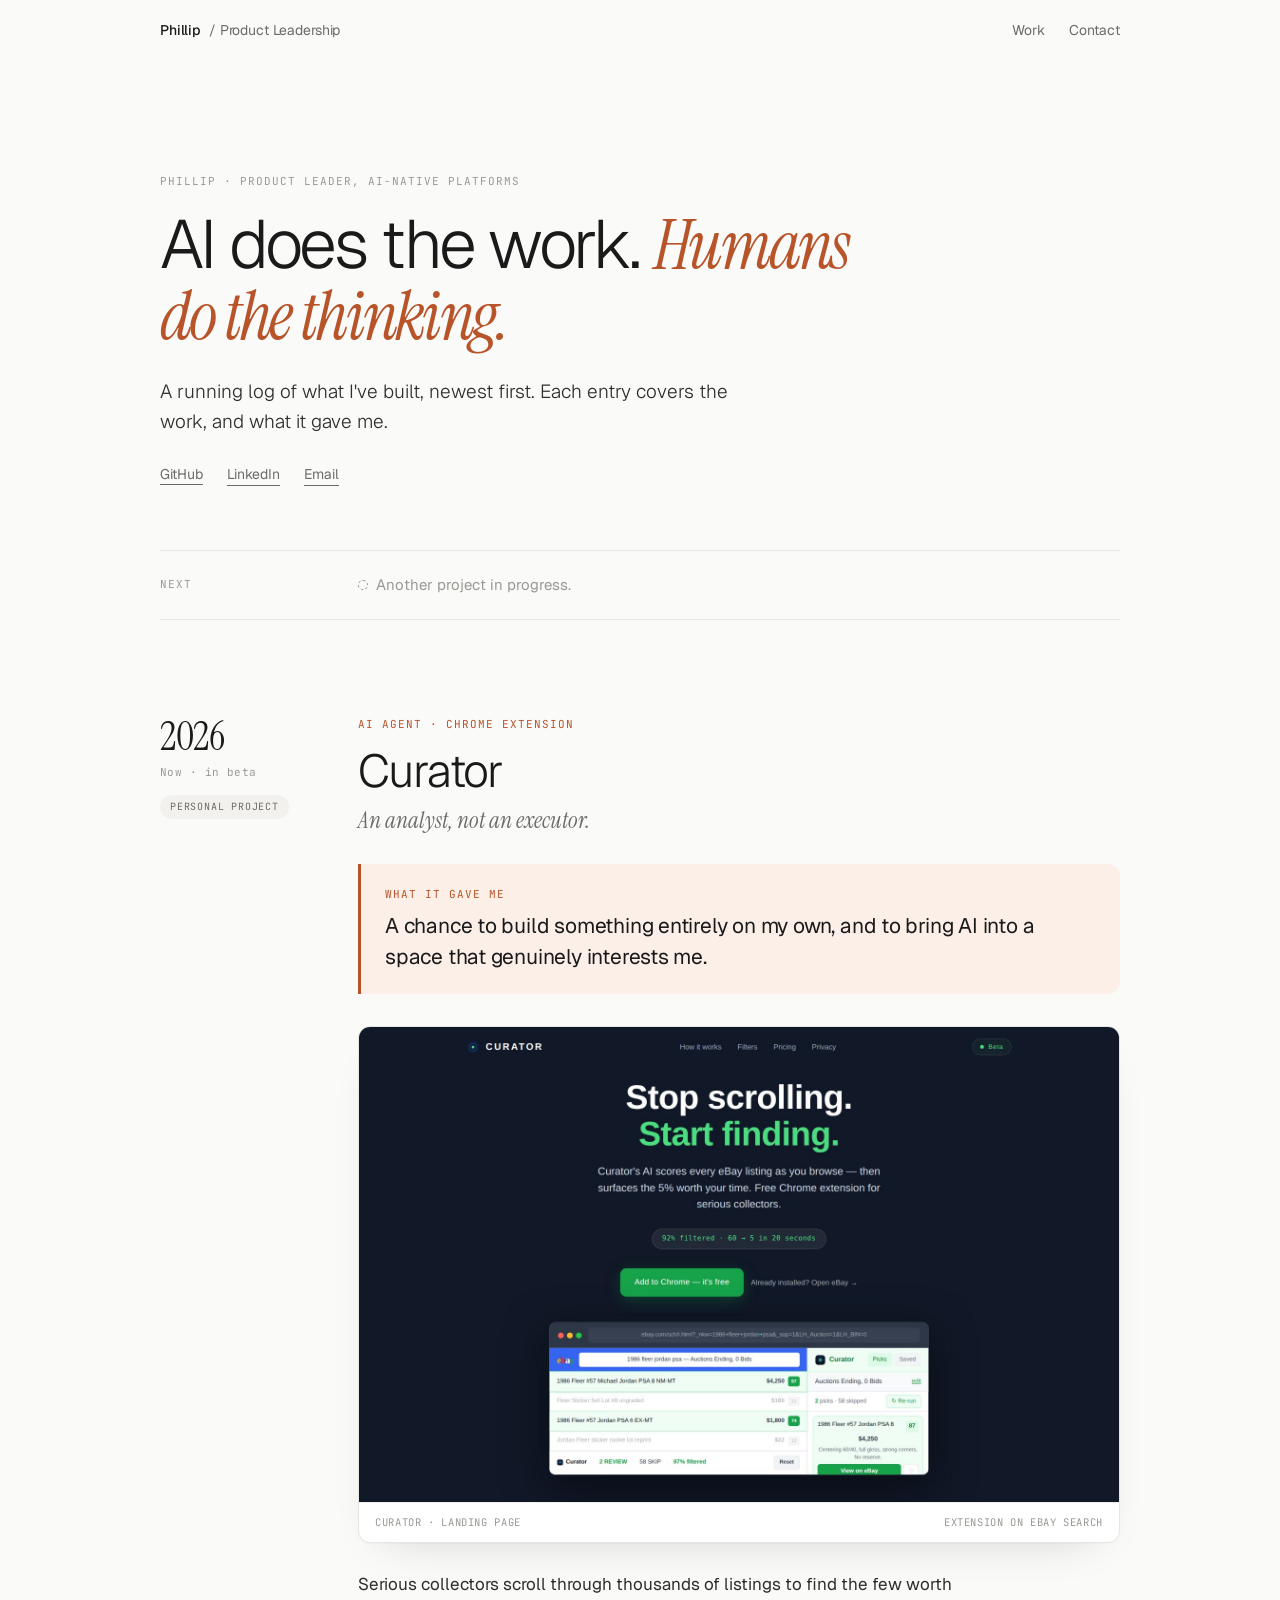
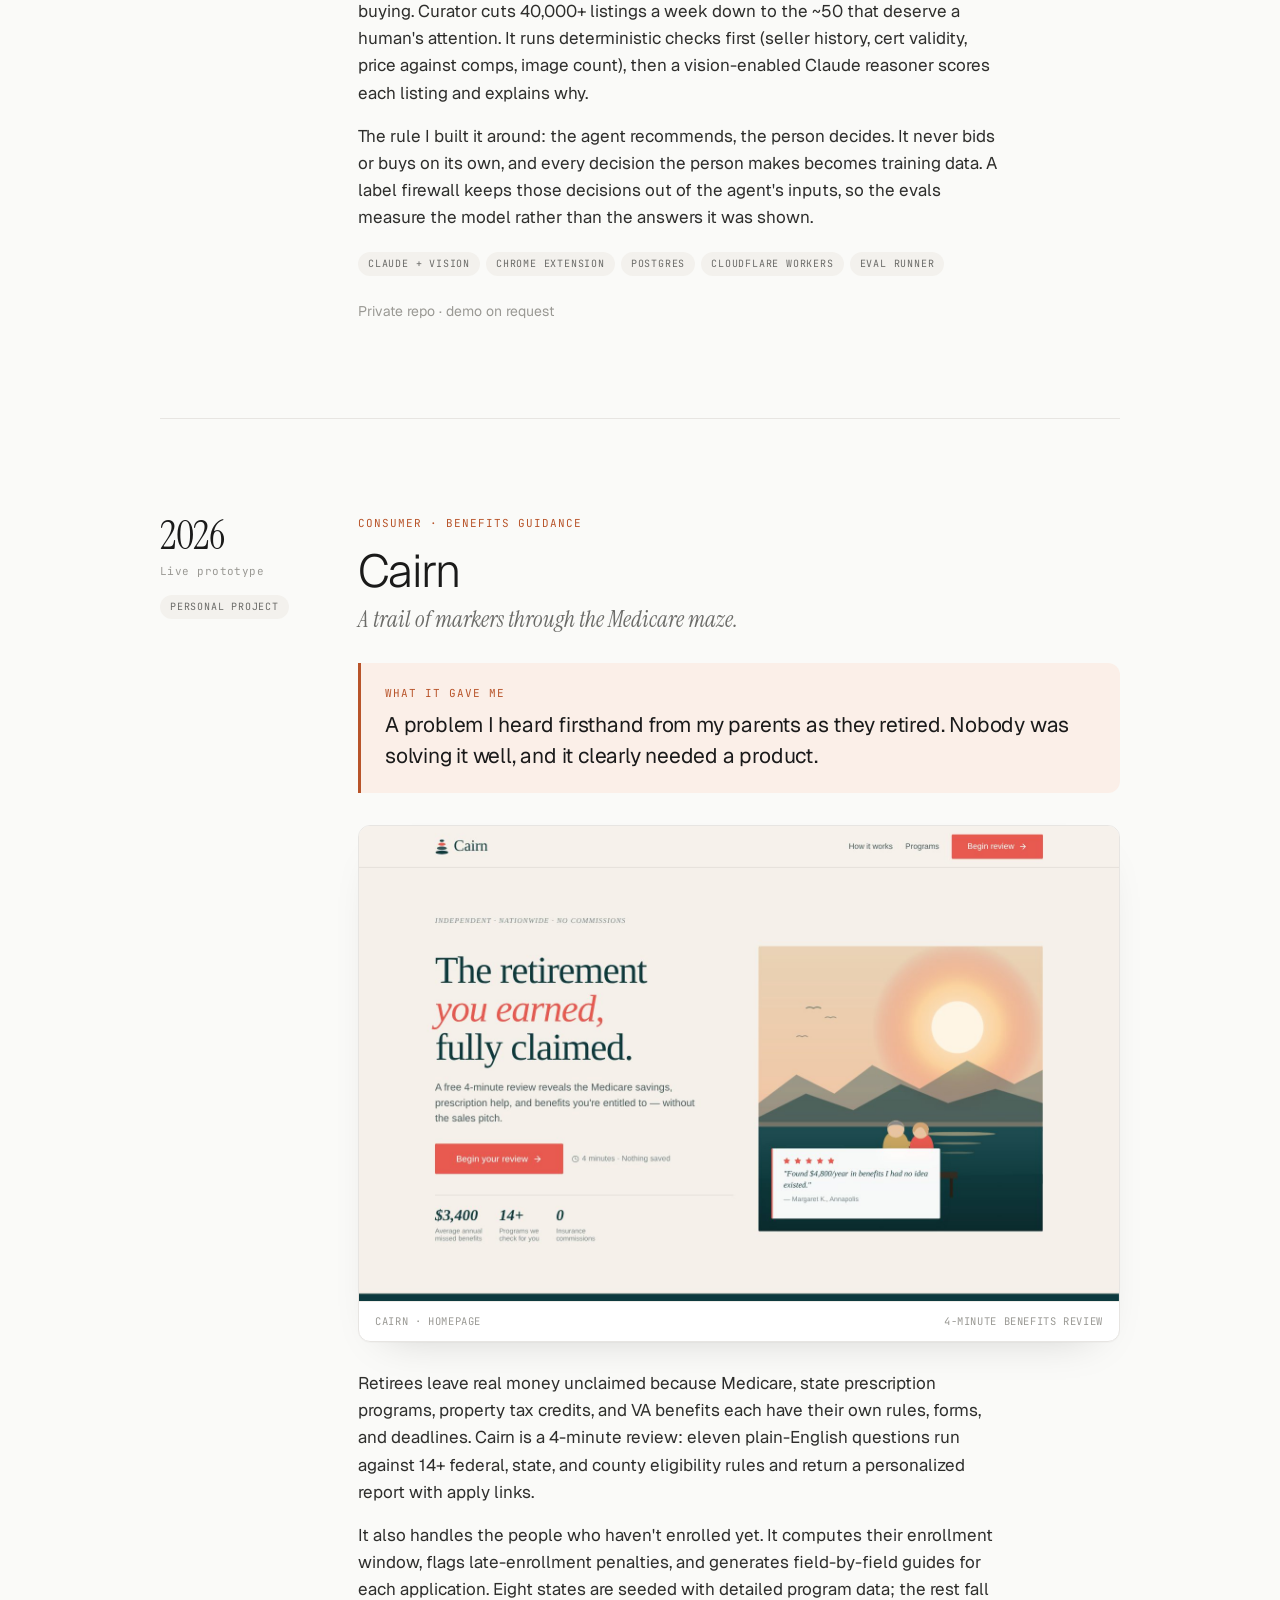
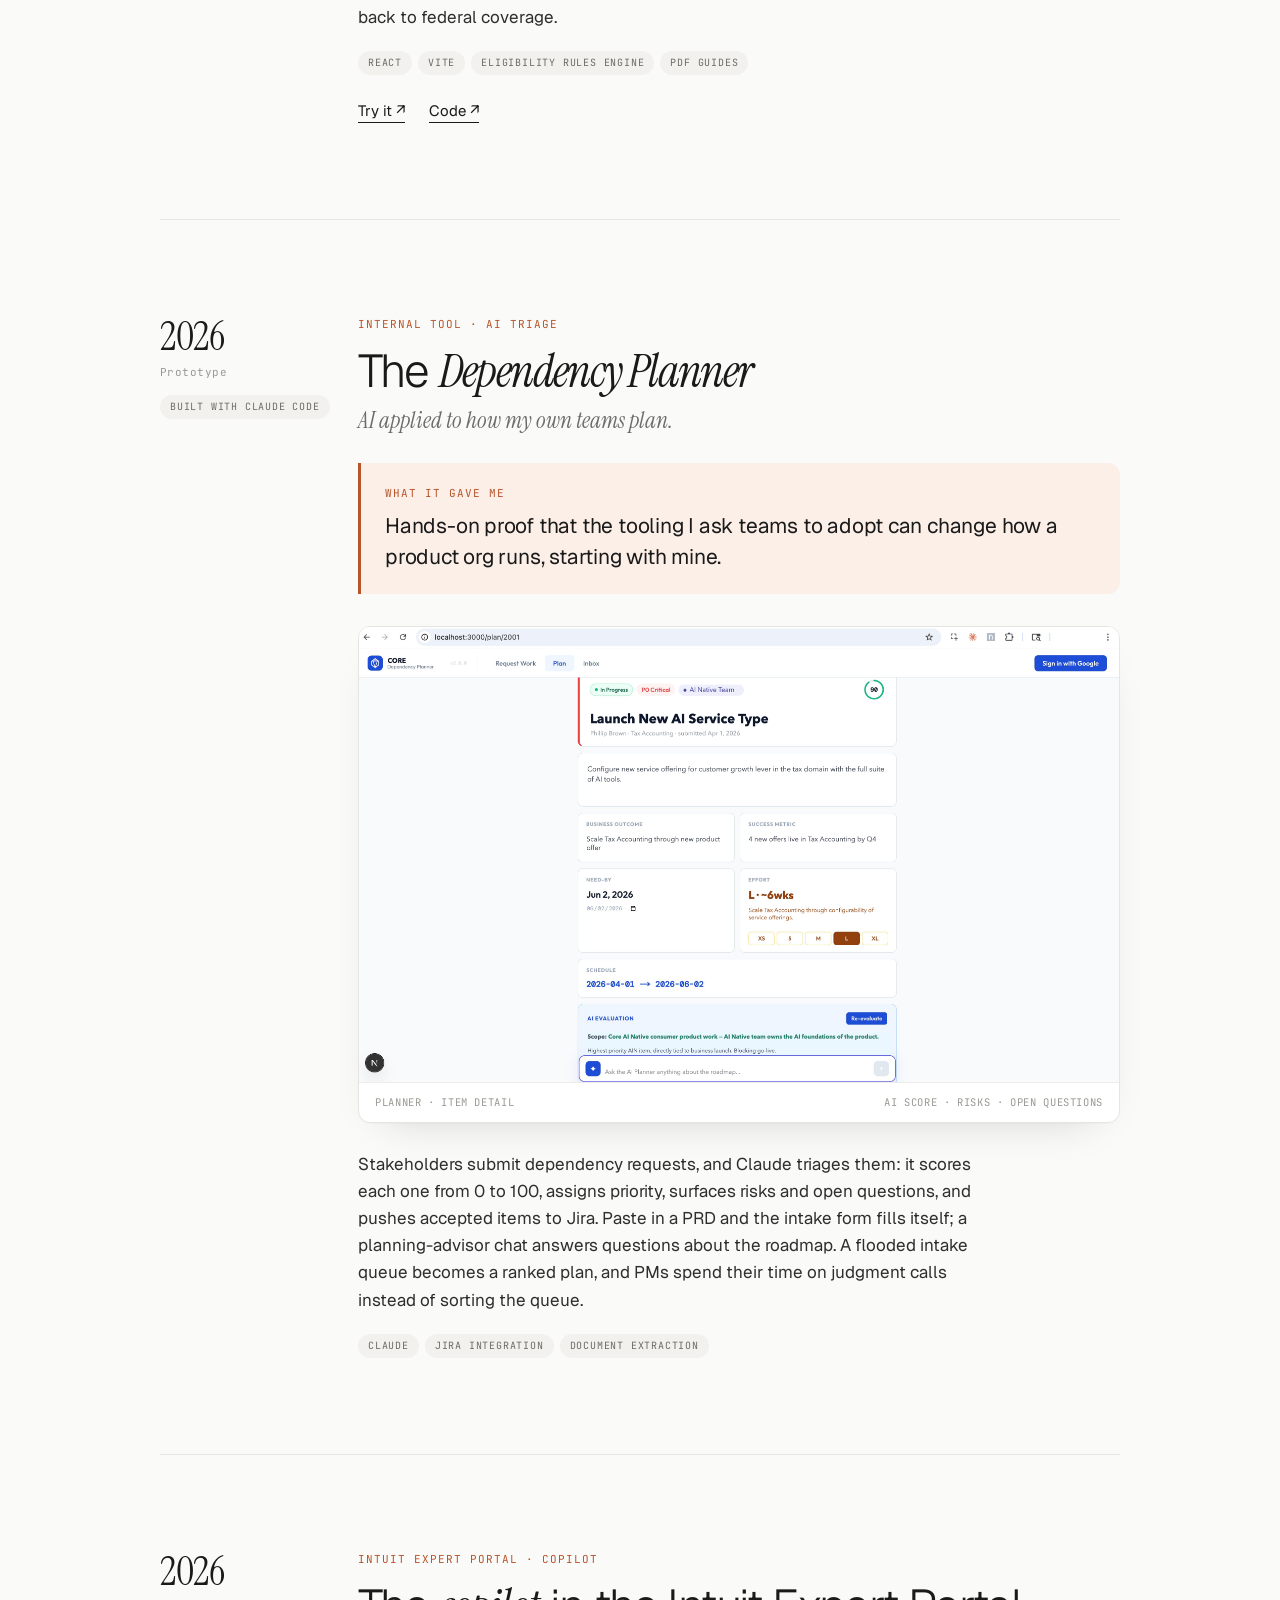
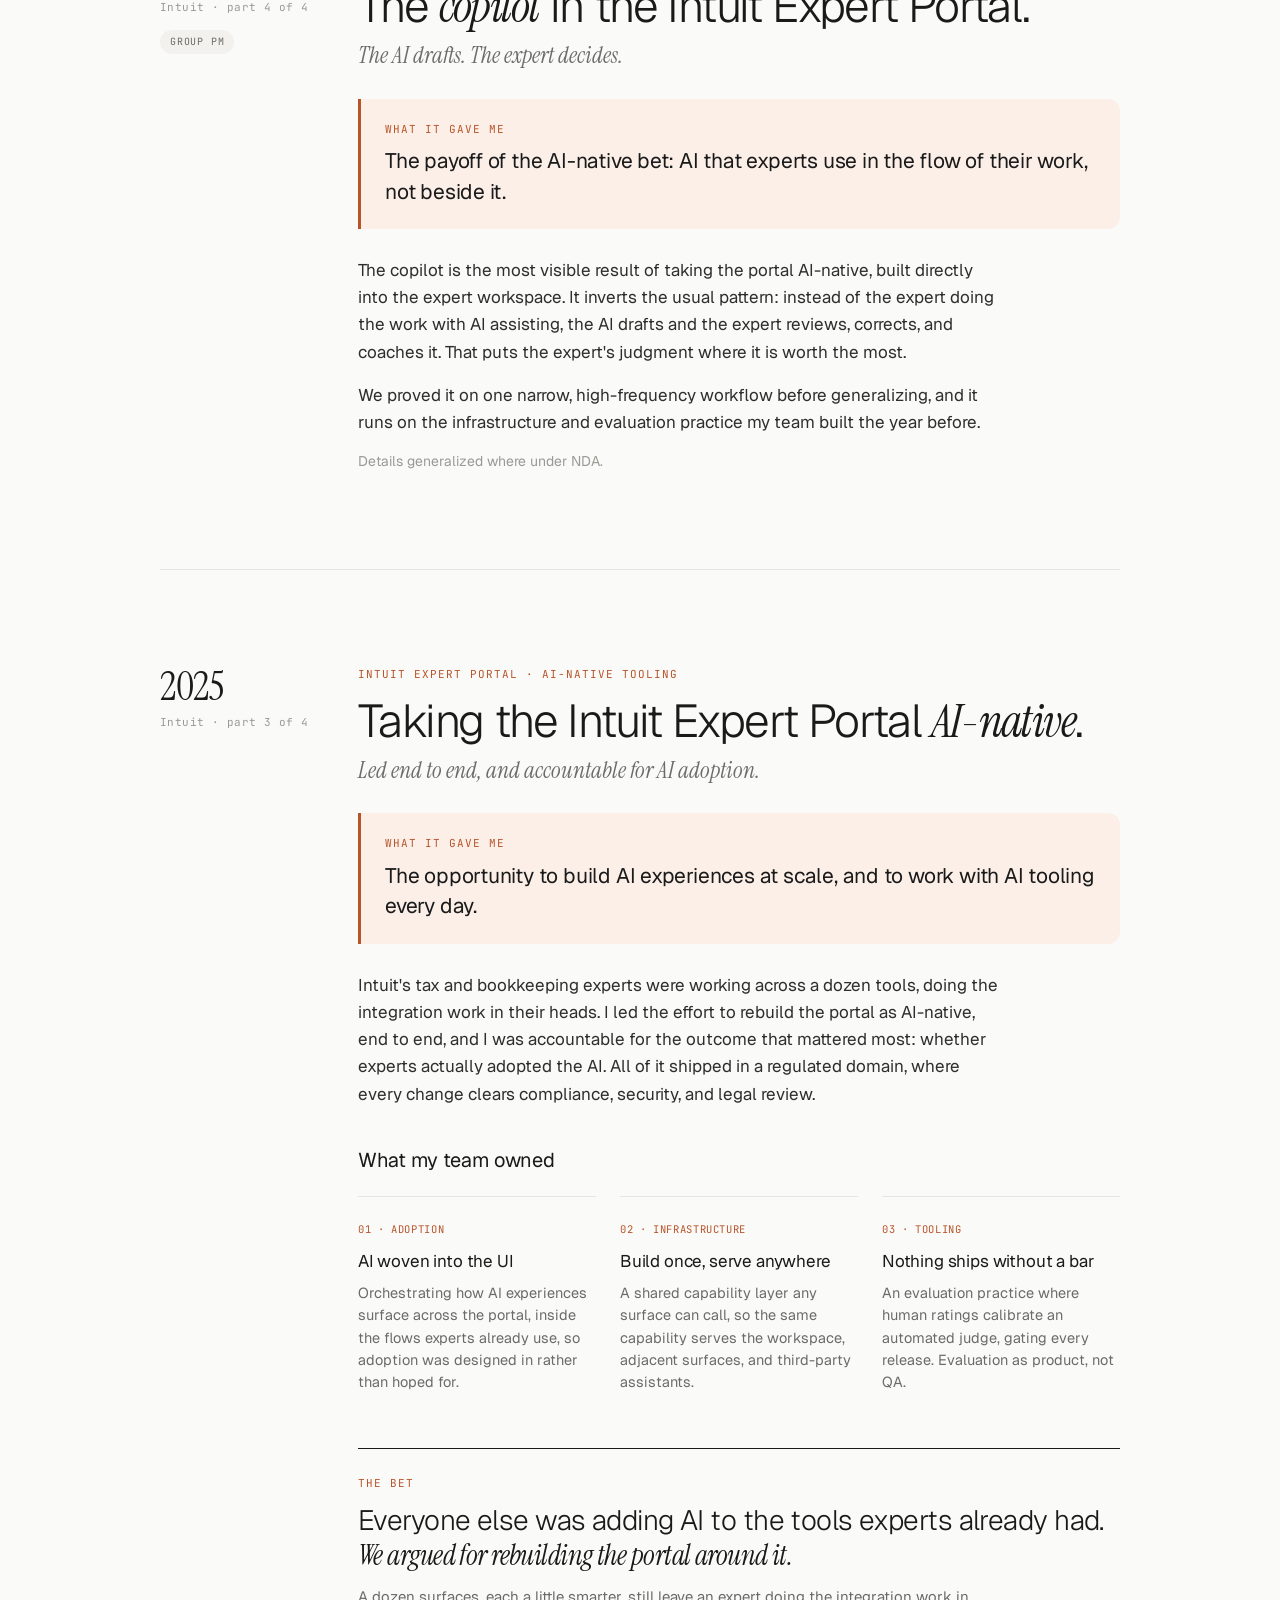
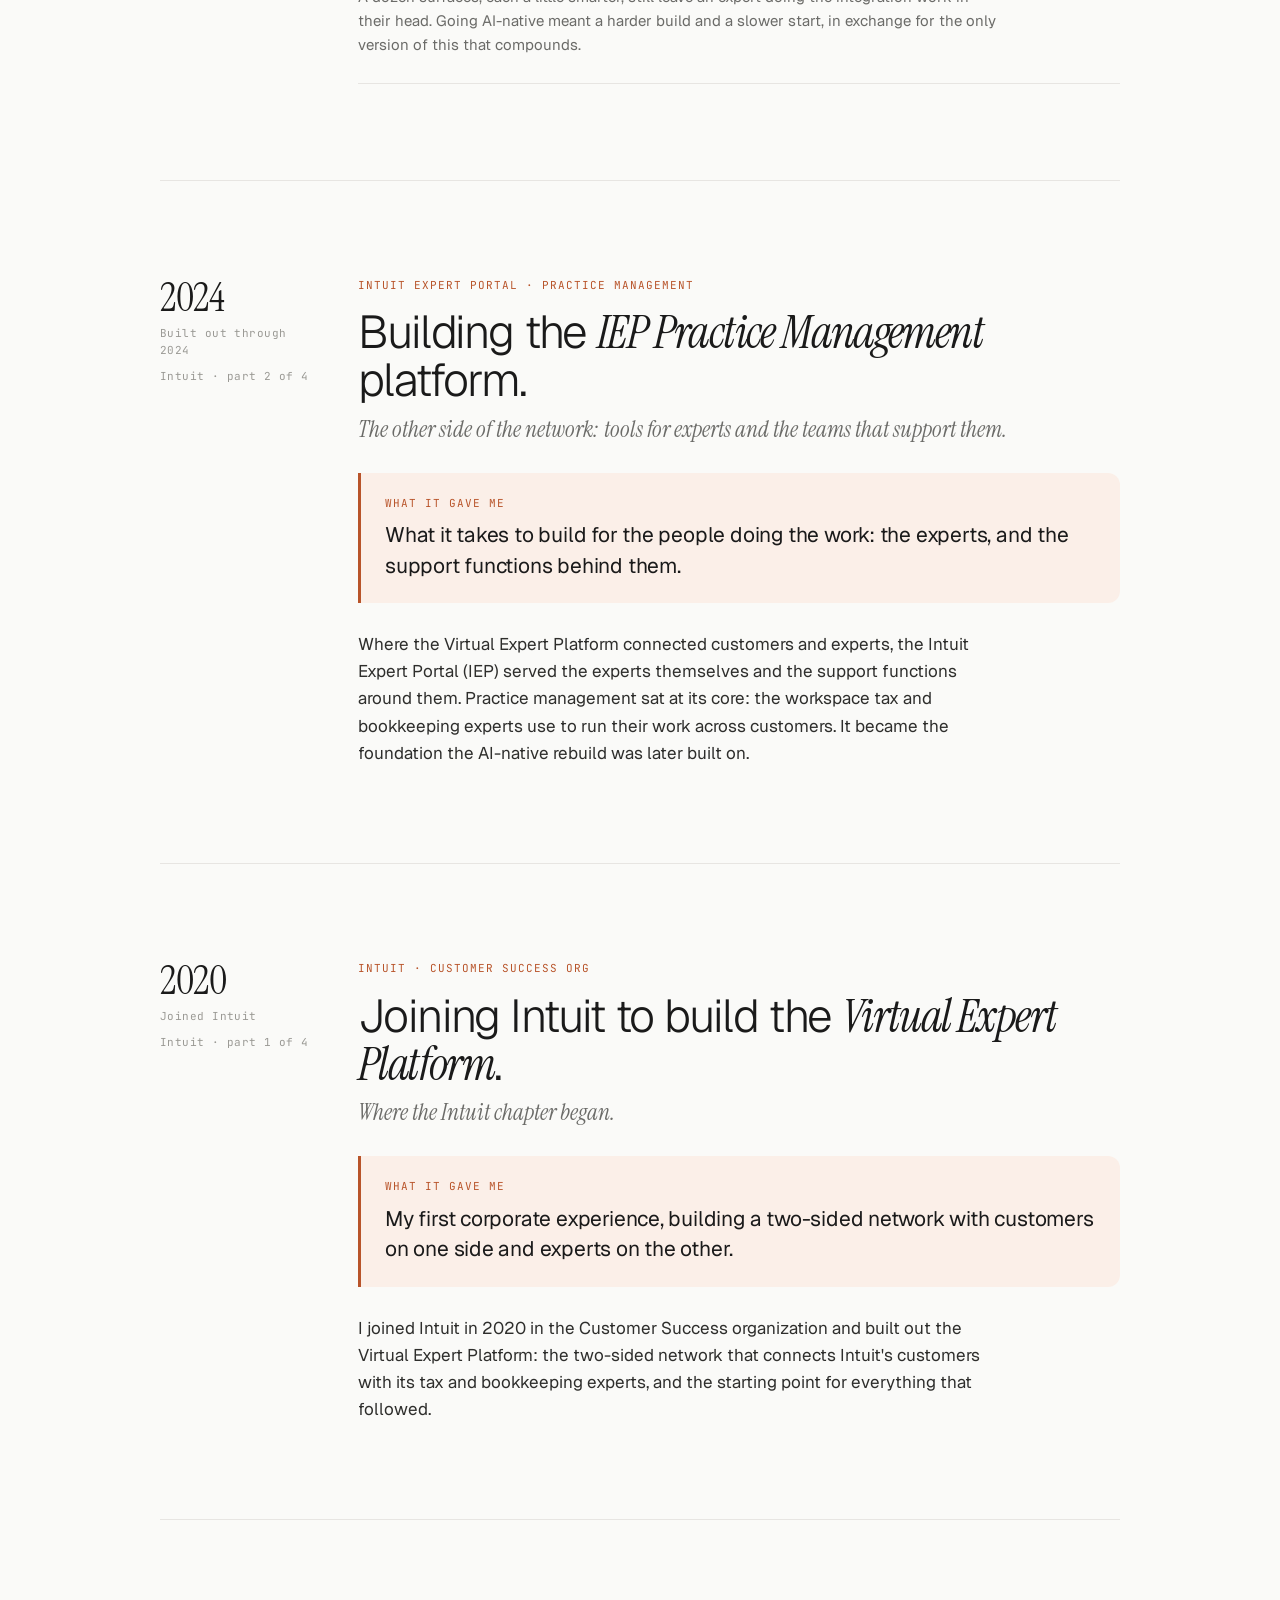
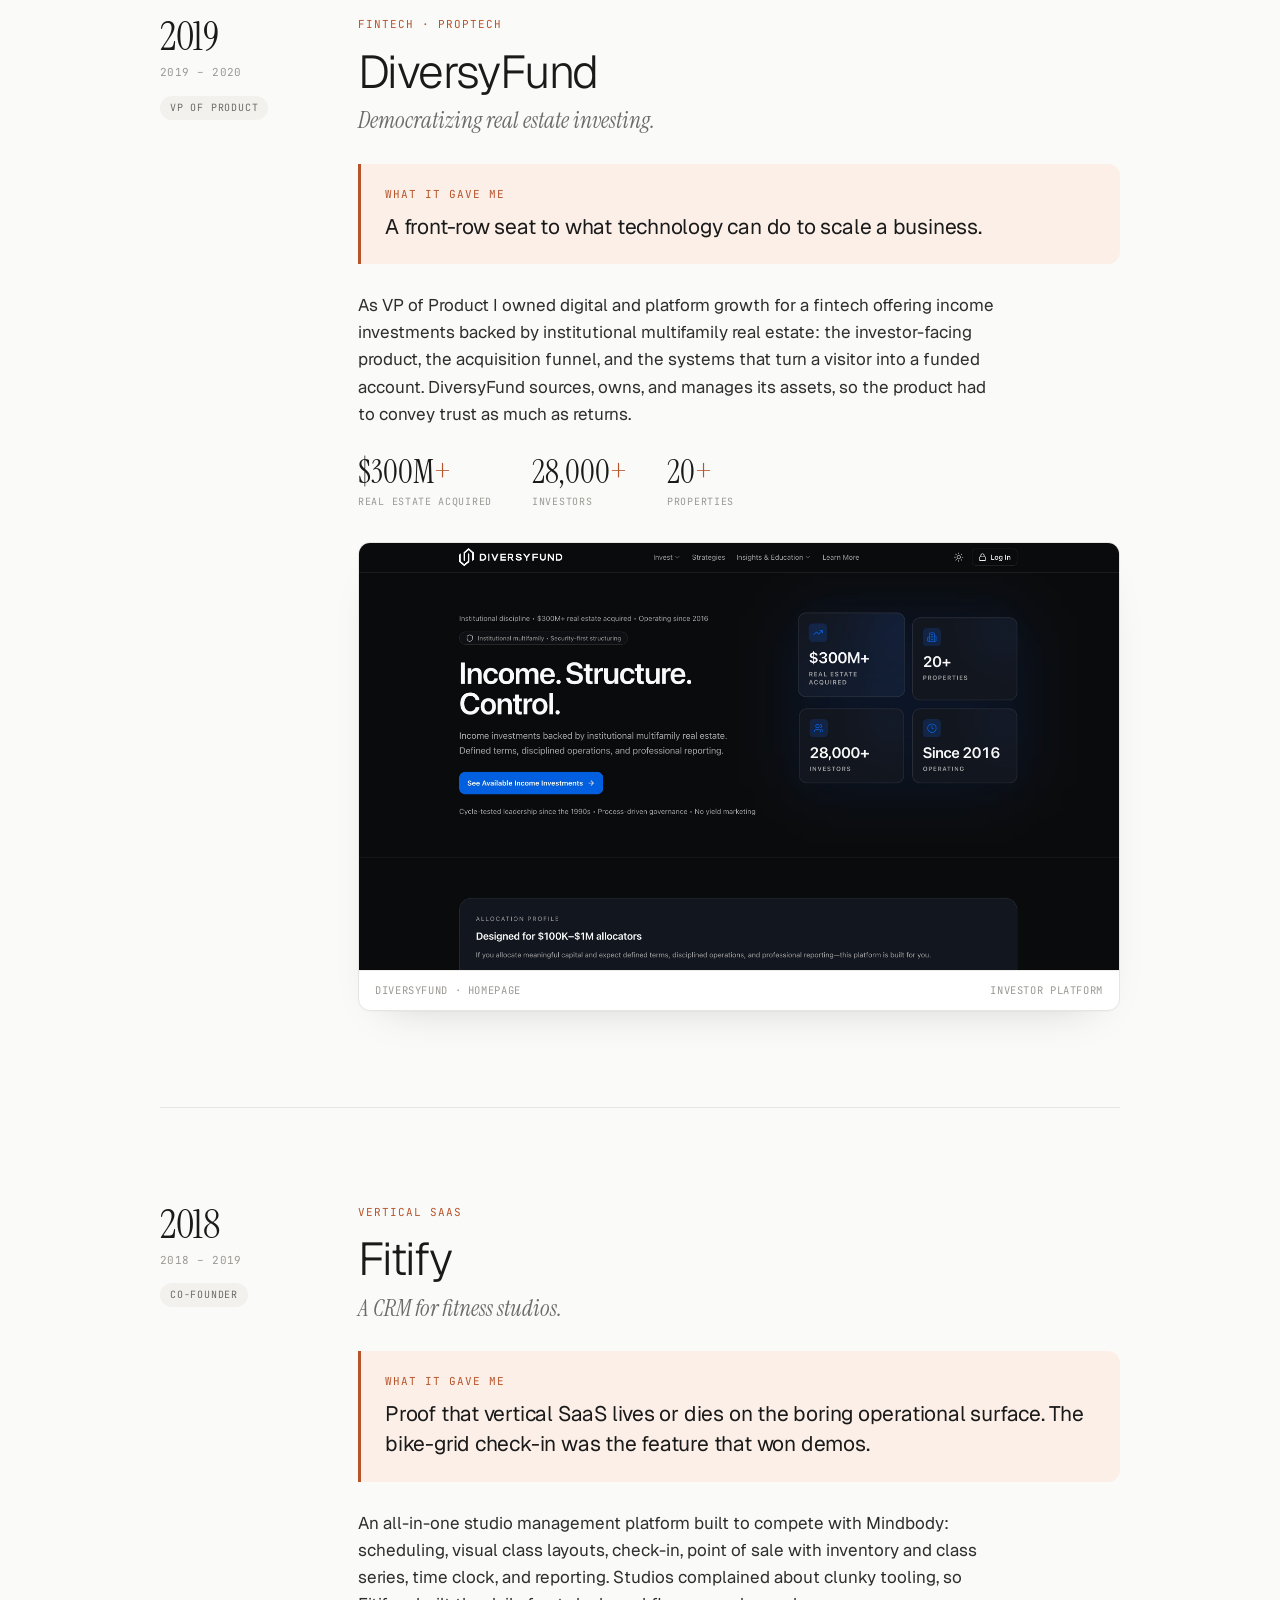
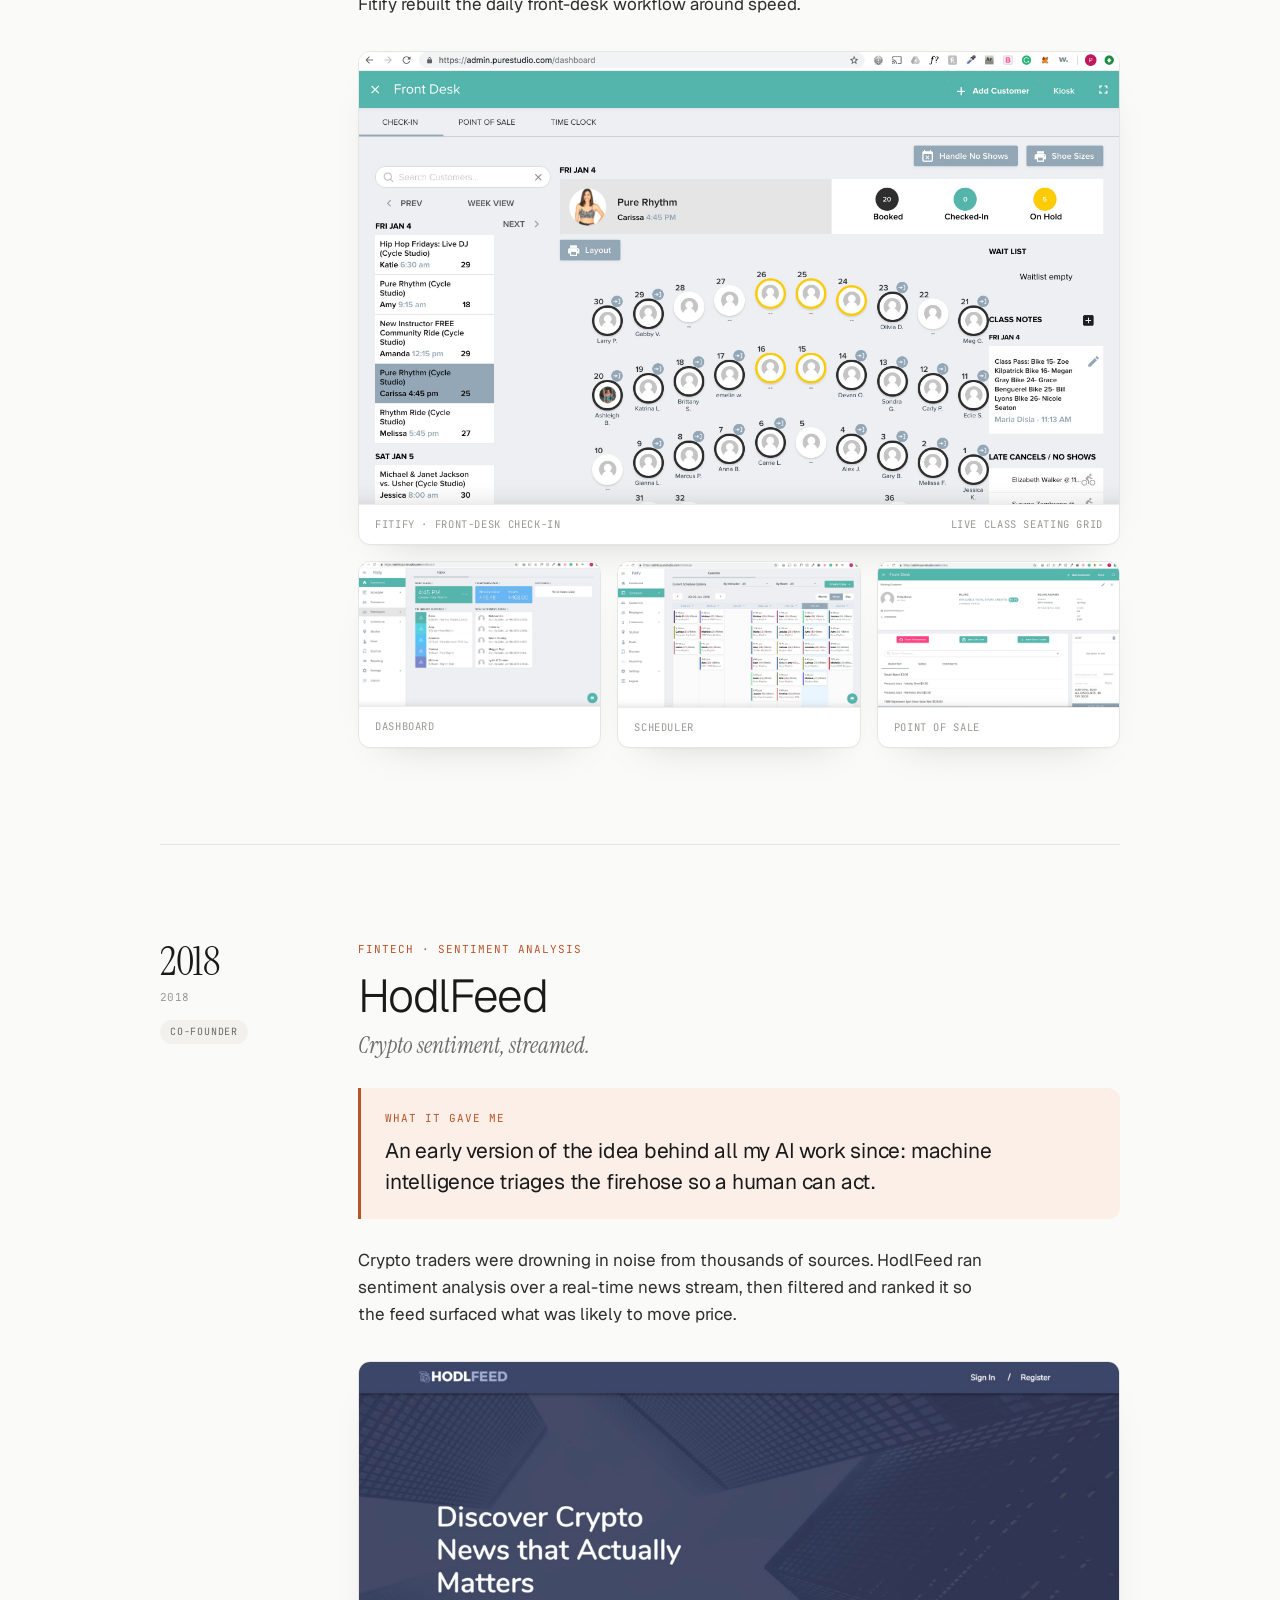
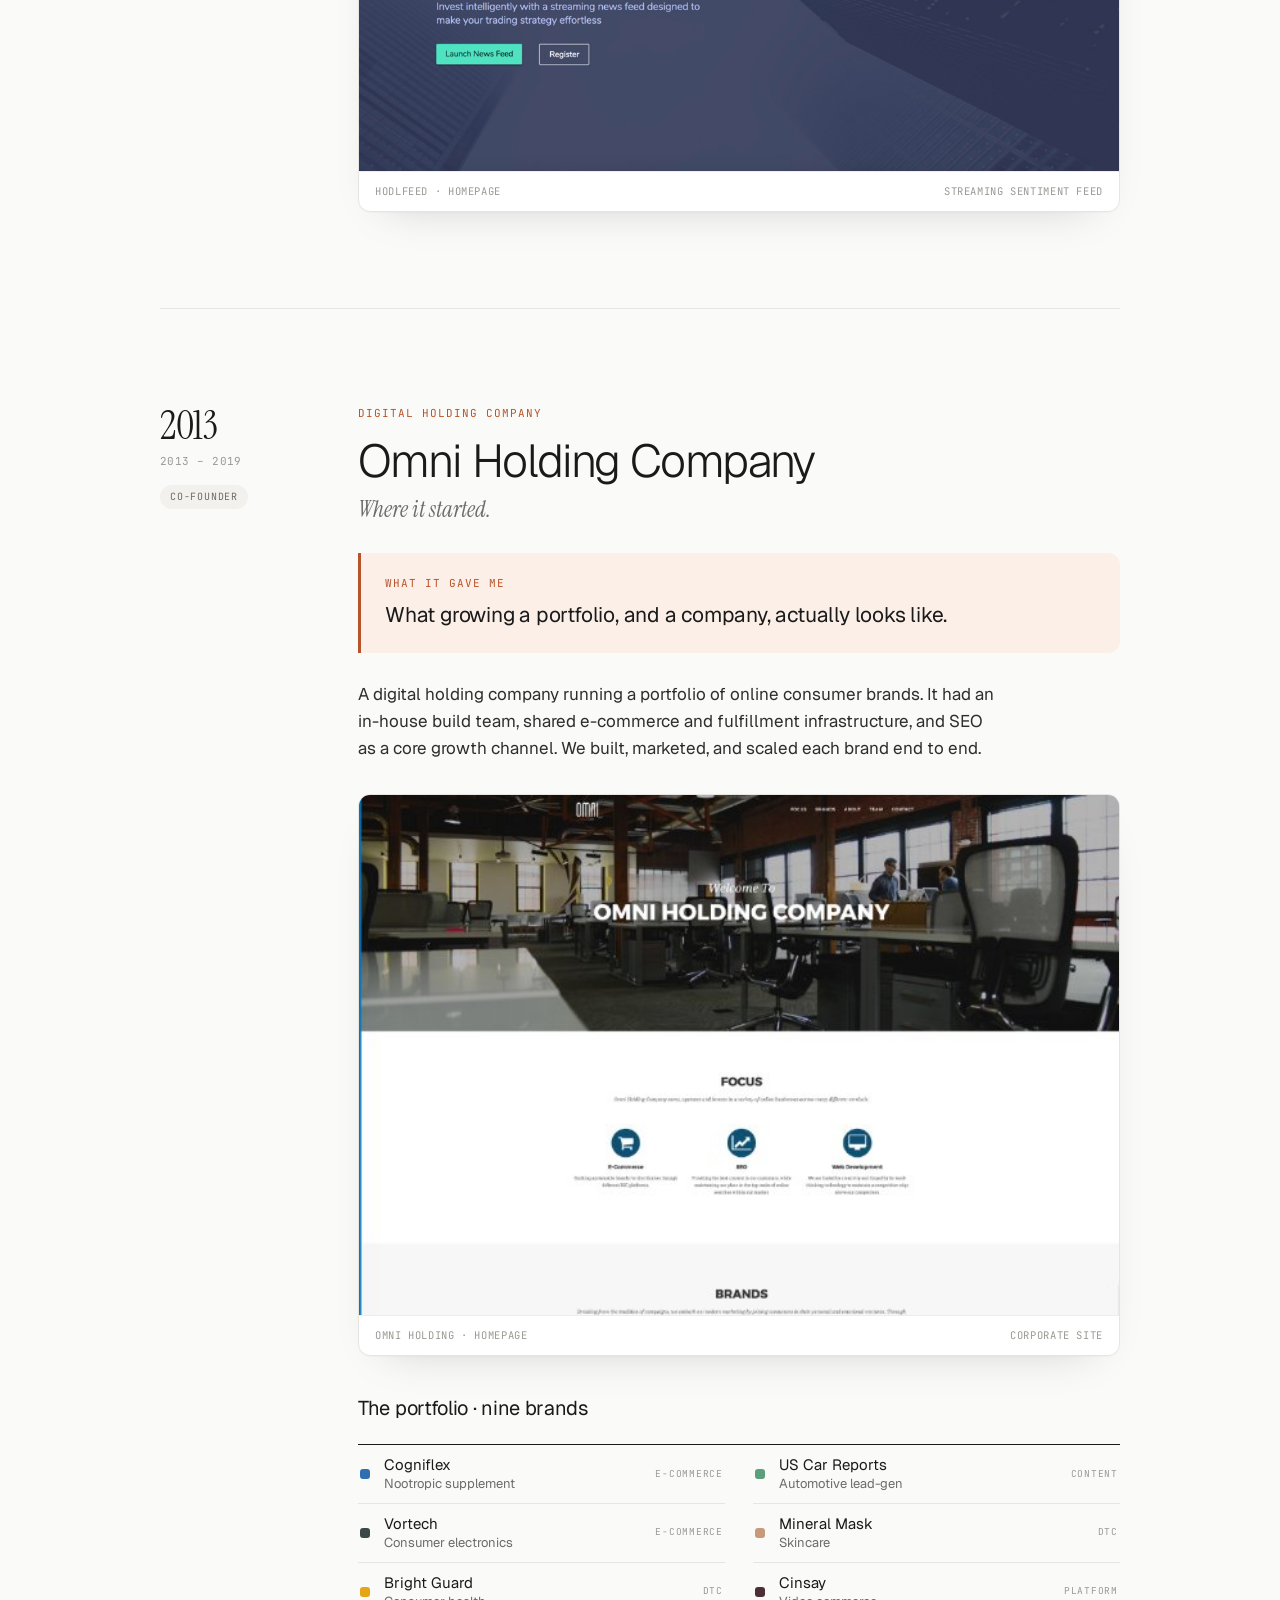
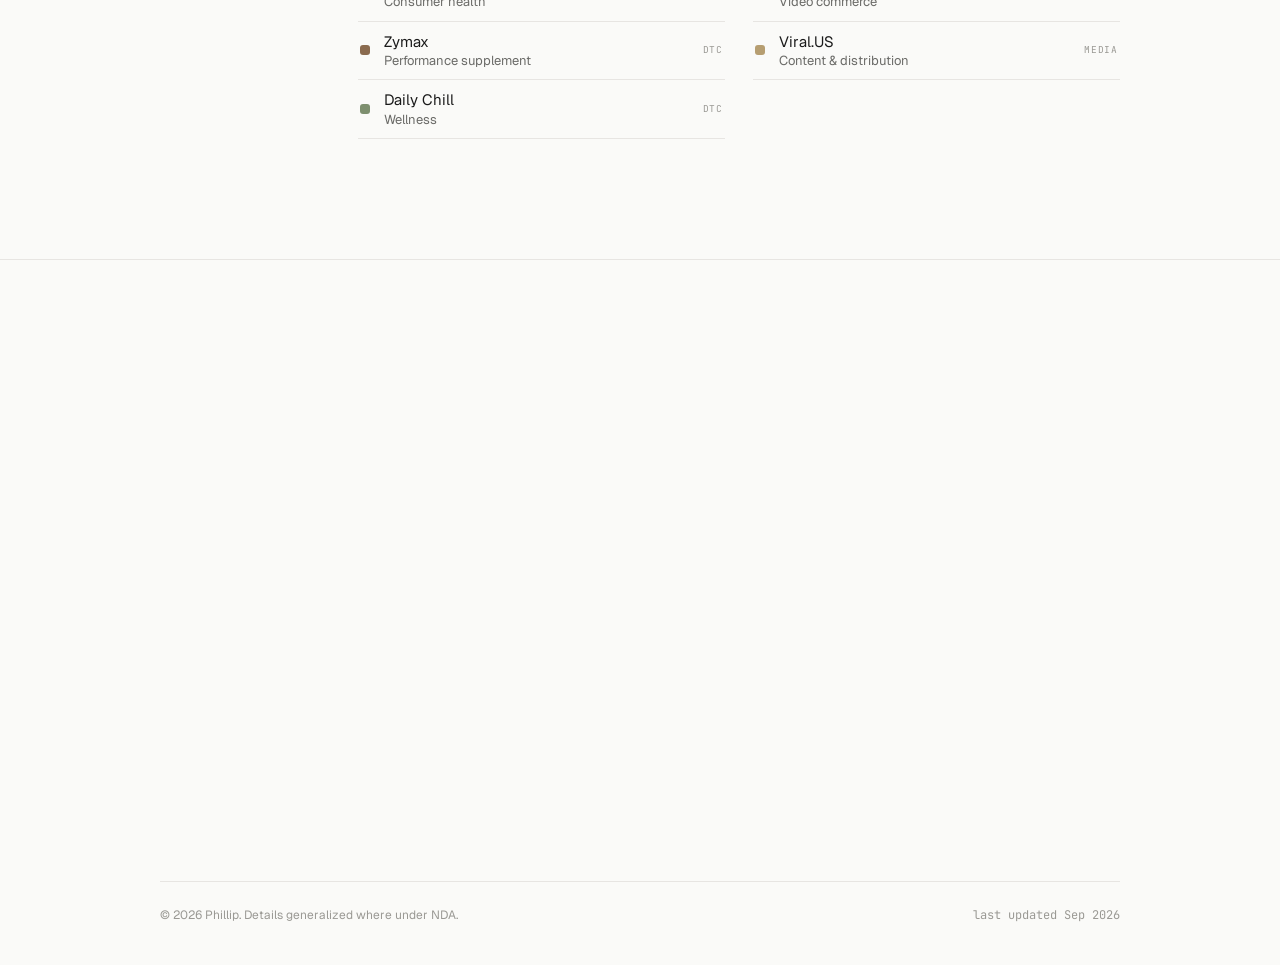
<file: index.html>
<!doctype html>
<html lang="en">
<head>
<meta charset="utf-8" />
<meta name="viewport" content="width=device-width, initial-scale=1" />
<title>Phillip — Product Leadership</title>
<meta name="description" content="A running log of what Phillip has built, newest first: Curator, Cairn, six years building expert platforms at Intuit, DiversyFund, and the founder years before that." />
<meta name="theme-color" content="#fafaf8" media="(prefers-color-scheme: light)" />
<meta name="theme-color" content="#121211" media="(prefers-color-scheme: dark)" />
<script>document.documentElement.classList.add('js')</script>

<link rel="preconnect" href="https://fonts.googleapis.com">
<link rel="preconnect" href="https://fonts.gstatic.com" crossorigin>
<link href="https://fonts.googleapis.com/css2?family=Geist:wght@300;400;500&family=Instrument+Serif:ital@0;1&family=JetBrains+Mono:wght@400&display=swap" rel="stylesheet">
<link rel="stylesheet" href="styles.css">
</head>

<body>

<header class="nav" id="nav">
  <div class="wrap nav-row">
    <a href="#top" class="brand"><b>Phillip</b><span>/ Product Leadership</span></a>
    <nav class="nav-links" aria-label="Site">
      <a href="#work">Work</a>
      <a href="#contact">Contact</a>
    </nav>
  </div>
</header>

<main id="top">

  <!-- ─── Masthead ─── -->
  <section class="wrap masthead">
    <p class="label rise">Phillip · Product leader, AI-native platforms</p>
    <h1 class="rise d1">
      AI does the work.
      <em class="accent">Humans do the thinking.</em>
    </h1>
    <p class="masthead-lede rise d2">
      A running log of what I've built, newest first. Each entry covers the work,
      and what it gave me.
    </p>
    <div class="masthead-links rise d2">
      <a href="https://github.com/pb3oh" class="link">GitHub</a>
      <a href="https://www.linkedin.com/in/phil-b-b0586147" class="link">LinkedIn</a>
      <a href="mailto:philnb331@gmail.com" class="link">Email</a>
    </div>

  </section>

  <div class="wrap timeline" id="work">

    <!--
      To add a new entry, copy an <article class="entry"> block and place it here
      at the top (newest first).
    -->
    <div class="next reveal">
      <span class="label">Next</span>
      <span><span class="dot"></span>&nbsp; Another project in progress.</span>
    </div>

    <!-- ─── Curator ─── -->
    <article class="entry reveal" id="curator">
      <div class="entry-date"><div class="sticky">
        <span class="year">2026</span>
        <span class="span">Now · in beta</span>
        <span class="pill">Personal project</span>
      </div></div>
      <div>
        <div class="entry-kind"><span class="label accent">AI agent · Chrome extension</span></div>
        <h2>Curator</h2>
        <p class="dek">An analyst, not an executor.</p>

        <div class="gave">
          <p class="label accent">What it gave me</p>
          <p>A chance to build something entirely on my own, and to bring AI into a space that genuinely interests me.</p>
        </div>

        <figure class="frame">
          <img src="curator.jpg" alt="Curator landing page: Stop scrolling. Start finding. The AI scores every eBay listing and surfaces the 5% worth your time" loading="lazy" />
          <figcaption><span>Curator · landing page</span><span>Extension on eBay search</span></figcaption>
        </figure>

        <div class="post">
          <p>
            Serious collectors scroll through thousands of listings to find the few worth
            buying. Curator cuts 40,000+ listings a week down to the ~50 that deserve a
            human's attention. It runs deterministic checks first (seller history, cert
            validity, price against comps, image count), then a vision-enabled Claude
            reasoner scores each listing and explains why.
          </p>
          <p>
            The rule I built it around: the agent recommends, the person decides. It
            never bids or buys on its own, and every decision the person makes becomes
            training data. A label firewall keeps those decisions out of the agent's
            inputs, so the evals measure the model rather than the answers it was shown.
          </p>
        </div>
        <div class="stack"><span class="pill">Claude + vision</span><span class="pill">Chrome extension</span><span class="pill">Postgres</span><span class="pill">Cloudflare Workers</span><span class="pill">Eval runner</span></div>
        <div class="entry-links"><span class="muted">Private repo · demo on request</span></div>
      </div>
    </article>

    <!-- ─── Cairn ─── -->
    <article class="entry reveal" id="cairn">
      <div class="entry-date"><div class="sticky">
        <span class="year">2026</span>
        <span class="span">Live prototype</span>
        <span class="pill">Personal project</span>
      </div></div>
      <div>
        <div class="entry-kind"><span class="label accent">Consumer · benefits guidance</span></div>
        <h2>Cairn</h2>
        <p class="dek">A trail of markers through the Medicare maze.</p>

        <div class="gave">
          <p class="label accent">What it gave me</p>
          <p>A problem I heard firsthand from my parents as they retired. Nobody was solving it well, and it clearly needed a product.</p>
        </div>

        <figure class="frame">
          <img src="cairn.jpg" alt="Cairn homepage: The retirement you earned, fully claimed. A free 4-minute benefits review" loading="lazy" />
          <figcaption><span>Cairn · homepage</span><span>4-minute benefits review</span></figcaption>
        </figure>

        <div class="post">
          <p>
            Retirees leave real money unclaimed because Medicare, state prescription
            programs, property tax credits, and VA benefits each have their own rules,
            forms, and deadlines. Cairn is a 4-minute review: eleven plain-English
            questions run against 14+ federal, state, and county eligibility rules and
            return a personalized report with apply links.
          </p>
          <p>
            It also handles the people who haven't enrolled yet. It computes their
            enrollment window, flags late-enrollment penalties, and generates
            field-by-field guides for each application. Eight states are seeded with
            detailed program data; the rest fall back to federal coverage.
          </p>
        </div>
        <div class="stack"><span class="pill">React</span><span class="pill">Vite</span><span class="pill">Eligibility rules engine</span><span class="pill">PDF guides</span></div>
        <div class="entry-links">
          <a href="https://pb3oh.github.io/Cairn/" class="link">Try it ↗</a>
          <a href="https://github.com/pb3oh/Cairn" class="link">Code ↗</a>
        </div>
      </div>
    </article>

    <!-- ─── Dependency Planner ─── -->
    <article class="entry reveal" id="planner">
      <div class="entry-date"><div class="sticky">
        <span class="year">2026</span>
        <span class="span">Prototype</span>
        <span class="pill">Built with Claude Code</span>
      </div></div>
      <div>
        <div class="entry-kind"><span class="label accent">Internal tool · AI triage</span></div>
        <h2>The <em>Dependency Planner</em></h2>
        <p class="dek">AI applied to how my own teams plan.</p>

        <div class="gave">
          <p class="label accent">What it gave me</p>
          <p>Hands-on proof that the tooling I ask teams to adopt can change how a product org runs, starting with mine.</p>
        </div>

        <figure class="frame tall">
          <img src="vep-item-detail.png" alt="Dependency Planner item detail with an AI evaluation panel showing score, risks, and open questions" loading="lazy" />
          <figcaption><span>Planner · item detail</span><span>AI score · risks · open questions</span></figcaption>
        </figure>

        <div class="post">
          <p>
            Stakeholders submit dependency requests, and Claude triages them: it scores
            each one from 0 to 100, assigns priority, surfaces risks and open questions,
            and pushes accepted items to Jira. Paste in a PRD and the intake form fills
            itself; a planning-advisor chat answers questions about the roadmap. A
            flooded intake queue becomes a ranked plan, and PMs spend their time on
            judgment calls instead of sorting the queue.
          </p>
        </div>
        <div class="stack"><span class="pill">Claude</span><span class="pill">Jira integration</span><span class="pill">Document extraction</span></div>
      </div>
    </article>

    <!-- ─── Intuit · 2026 · Copilot ─── -->
    <article class="entry reveal" id="copilot">
      <div class="entry-date"><div class="sticky">
        <span class="year">2026</span>
        <span class="span">Intuit · part 4 of 4</span>
        <span class="pill">Group PM</span>
      </div></div>
      <div>
        <div class="entry-kind"><span class="label accent">Intuit Expert Portal · Copilot</span></div>
        <h2>The <em>copilot</em> in the Intuit Expert Portal.</h2>
        <p class="dek">The AI drafts. The expert decides.</p>

        <div class="gave">
          <p class="label accent">What it gave me</p>
          <p>The payoff of the AI-native bet: AI that experts use in the flow of their work, not beside it.</p>
        </div>

        <div class="post">
          <p>
            The copilot is the most visible result of taking the portal AI-native, built
            directly into the expert workspace. It inverts the usual pattern: instead of
            the expert doing the work with AI assisting, the AI drafts and the expert
            reviews, corrects, and coaches it. That puts the expert's judgment where it is
            worth the most.
          </p>
          <p>
            We proved it on one narrow, high-frequency workflow before generalizing, and
            it runs on the infrastructure and evaluation practice my team built the year
            before.
          </p>
        </div>
        <p class="note">Details generalized where under NDA.</p>
      </div>
    </article>

    <!-- ─── Intuit · 2025 · AI-native ─── -->
    <article class="entry reveal" id="ai-native">
      <div class="entry-date"><div class="sticky">
        <span class="year">2025</span>
        <span class="span">Intuit · part 3 of 4</span>
      </div></div>
      <div>
        <div class="entry-kind"><span class="label accent">Intuit Expert Portal · AI-native tooling</span></div>
        <h2>Taking the Intuit Expert Portal <em>AI-native</em>.</h2>
        <p class="dek">Led end to end, and accountable for AI adoption.</p>

        <div class="gave">
          <p class="label accent">What it gave me</p>
          <p>The opportunity to build AI experiences at scale, and to work with AI tooling every day.</p>
        </div>

        <div class="post">
          <p>
            Intuit's tax and bookkeeping experts were working across a dozen tools, doing
            the integration work in their heads. I led the effort to rebuild the portal
            as AI-native, end to end, and I was accountable for the outcome that mattered
            most: whether experts actually adopted the AI. All of it shipped in a
            regulated domain, where every change clears compliance, security, and legal
            review.
          </p>
          <h3>What my team owned</h3>
        </div>
        <ol class="points three">
          <li><span class="num">01 · Adoption</span><h4>AI woven into the UI</h4><p>Orchestrating how AI experiences surface across the portal, inside the flows experts already use, so adoption was designed in rather than hoped for.</p></li>
          <li><span class="num">02 · Infrastructure</span><h4>Build once, serve anywhere</h4><p>A shared capability layer any surface can call, so the same capability serves the workspace, adjacent surfaces, and third-party assistants.</p></li>
          <li><span class="num">03 · Tooling</span><h4>Nothing ships without a bar</h4><p>An evaluation practice where human ratings calibrate an automated judge, gating every release. Evaluation as product, not QA.</p></li>
        </ol>

        <div class="pull">
          <p class="label accent">The bet</p>
          <p class="quote">Everyone else was adding AI to the tools experts already had. <em>We argued for rebuilding the portal around it.</em></p>
          <p>
            A dozen surfaces, each a little smarter, still leave an expert doing the
            integration work in their head. Going AI-native meant a harder build and a
            slower start, in exchange for the only version of this that compounds.
          </p>
        </div>
      </div>
    </article>

    <!-- ─── Intuit · through 2024 · IEP Practice Management ─── -->
    <article class="entry reveal" id="iep">
      <div class="entry-date"><div class="sticky">
        <span class="year">2024</span>
        <span class="span">Built out through 2024</span>
        <span class="span">Intuit · part 2 of 4</span>
      </div></div>
      <div>
        <div class="entry-kind"><span class="label accent">Intuit Expert Portal · Practice Management</span></div>
        <h2>Building the <em>IEP Practice Management</em> platform.</h2>
        <p class="dek">The other side of the network: tools for experts and the teams that support them.</p>

        <div class="gave">
          <p class="label accent">What it gave me</p>
          <p>What it takes to build for the people doing the work: the experts, and the support functions behind them.</p>
        </div>

        <div class="post">
          <p>
            Where the Virtual Expert Platform connected customers and experts, the
            Intuit Expert Portal (IEP) served the experts themselves and the support
            functions around them. Practice management sat at its core: the workspace tax
            and bookkeeping experts use to run their work across customers. It became the
            foundation the AI-native rebuild was later built on.
          </p>
        </div>
      </div>
    </article>

    <!-- ─── Intuit · 2020 · Virtual Expert Platform ─── -->
    <article class="entry reveal" id="vep">
      <div class="entry-date"><div class="sticky">
        <span class="year">2020</span>
        <span class="span">Joined Intuit</span>
        <span class="span">Intuit · part 1 of 4</span>
      </div></div>
      <div>
        <div class="entry-kind"><span class="label accent">Intuit · Customer Success org</span></div>
        <h2>Joining Intuit to build the <em>Virtual Expert Platform</em>.</h2>
        <p class="dek">Where the Intuit chapter began.</p>

        <div class="gave">
          <p class="label accent">What it gave me</p>
          <p>My first corporate experience, building a two-sided network with customers on one side and experts on the other.</p>
        </div>

        <div class="post">
          <p>
            I joined Intuit in 2020 in the Customer Success organization and built out the
            Virtual Expert Platform: the two-sided network that connects Intuit's customers
            with its tax and bookkeeping experts, and the starting point for everything
            that followed.
          </p>
        </div>
      </div>
    </article>

    <!-- ─── DiversyFund ─── -->
    <article class="entry reveal" id="diversyfund">
      <div class="entry-date"><div class="sticky">
        <span class="year">2019</span>
        <span class="span">2019 – 2020</span>
        <span class="pill">VP of Product</span>
      </div></div>
      <div>
        <div class="entry-kind"><span class="label accent">Fintech · PropTech</span></div>
        <h2>DiversyFund</h2>
        <p class="dek">Democratizing real estate investing.</p>

        <div class="gave">
          <p class="label accent">What it gave me</p>
          <p>A front-row seat to what technology can do to scale a business.</p>
        </div>

        <div class="post">
          <p>
            As VP of Product I owned digital and platform growth for a fintech offering
            income investments backed by institutional multifamily real estate: the
            investor-facing product, the acquisition funnel, and the systems that turn a
            visitor into a funded account. DiversyFund sources, owns, and manages its
            assets, so the product had to convey trust as much as returns.
          </p>
        </div>
        <div class="stats">
          <div><p class="stat-n">$300M<span class="plus">+</span></p><p class="stat-l">Real estate acquired</p></div>
          <div><p class="stat-n">28,000<span class="plus">+</span></p><p class="stat-l">Investors</p></div>
          <div><p class="stat-n">20<span class="plus">+</span></p><p class="stat-l">Properties</p></div>
        </div>
        <figure class="frame">
          <img src="diversyfund-hero.png" alt="DiversyFund homepage: Income. Structure. Control. Income investments backed by institutional multifamily real estate" loading="lazy" />
          <figcaption><span>DiversyFund · homepage</span><span>Investor platform</span></figcaption>
        </figure>
      </div>
    </article>

    <!-- ─── Fitify ─── -->
    <article class="entry reveal" id="fitify">
      <div class="entry-date"><div class="sticky">
        <span class="year">2018</span>
        <span class="span">2018 – 2019</span>
        <span class="pill">Co-founder</span>
      </div></div>
      <div>
        <div class="entry-kind"><span class="label accent">Vertical SaaS</span></div>
        <h2>Fitify</h2>
        <p class="dek">A CRM for fitness studios.</p>

        <div class="gave">
          <p class="label accent">What it gave me</p>
          <p>Proof that vertical SaaS lives or dies on the boring operational surface. The bike-grid check-in was the feature that won demos.</p>
        </div>

        <div class="post">
          <p>
            An all-in-one studio management platform built to compete with Mindbody:
            scheduling, visual class layouts, check-in, point of sale with inventory and
            class series, time clock, and reporting. Studios complained about clunky
            tooling, so Fitify rebuilt the daily front-desk workflow around speed.
          </p>
        </div>
        <figure class="frame">
          <img src="fitify-frontdesk.png" alt="Fitify front-desk check-in: a visual bike-grid seating layout for a spin class" loading="lazy" />
          <figcaption><span>Fitify · front-desk check-in</span><span>Live class seating grid</span></figcaption>
        </figure>
        <div class="media-3">
          <figure class="frame"><img src="fitify-dashboard.png" alt="Fitify dashboard: next class, today's revenue, daily schedule" loading="lazy" /><figcaption><span>Dashboard</span></figcaption></figure>
          <figure class="frame"><img src="fitify-scheduler.png" alt="Fitify scheduler: weekly calendar of classes by instructor and room" loading="lazy" /><figcaption><span>Scheduler</span></figcaption></figure>
          <figure class="frame"><img src="fitify-pos.png" alt="Fitify point of sale: customer profile, inventory, and cart" loading="lazy" /><figcaption><span>Point of sale</span></figcaption></figure>
        </div>
      </div>
    </article>

    <!-- ─── HodlFeed ─── -->
    <article class="entry reveal" id="hodlfeed">
      <div class="entry-date"><div class="sticky">
        <span class="year">2018</span>
        <span class="span">2018</span>
        <span class="pill">Co-founder</span>
      </div></div>
      <div>
        <div class="entry-kind"><span class="label accent">Fintech · sentiment analysis</span></div>
        <h2>HodlFeed</h2>
        <p class="dek">Crypto sentiment, streamed.</p>

        <div class="gave">
          <p class="label accent">What it gave me</p>
          <p>An early version of the idea behind all my AI work since: machine intelligence triages the firehose so a human can act.</p>
        </div>

        <div class="post">
          <p>
            Crypto traders were drowning in noise from thousands of sources. HodlFeed ran
            sentiment analysis over a real-time news stream, then filtered and ranked it
            so the feed surfaced what was likely to move price.
          </p>
        </div>
        <figure class="frame">
          <img src="hodlfeed-hero.jpeg" alt="HodlFeed homepage hero: Discover Crypto News that Actually Matters" loading="lazy" />
          <figcaption><span>HodlFeed · homepage</span><span>Streaming sentiment feed</span></figcaption>
        </figure>
      </div>
    </article>

    <!-- ─── Omni ─── -->
    <article class="entry reveal" id="omni">
      <div class="entry-date"><div class="sticky">
        <span class="year">2013</span>
        <span class="span">2013 – 2019</span>
        <span class="pill">Co-founder</span>
      </div></div>
      <div>
        <div class="entry-kind"><span class="label accent">Digital holding company</span></div>
        <h2>Omni Holding Company</h2>
        <p class="dek">Where it started.</p>

        <div class="gave">
          <p class="label accent">What it gave me</p>
          <p>What growing a portfolio, and a company, actually looks like.</p>
        </div>

        <div class="post">
          <p>
            A digital holding company running a portfolio of online consumer brands. It
            had an in-house build team, shared e-commerce and fulfillment
            infrastructure, and SEO as a core growth channel. We built, marketed, and
            scaled each brand end to end.
          </p>
        </div>

        <figure class="frame tall">
          <img src="omni-holding-site.png" alt="Omni Holding Company homepage: hero, focus areas, brands grid, about, and careers" loading="lazy" />
          <figcaption><span>Omni Holding · homepage</span><span>Corporate site</span></figcaption>
        </figure>

        <div class="post"><h3>The portfolio · nine brands</h3></div>
        <ul class="roster">
          <li style="--c:#2f6fb0"><span class="sw"></span><span>Cogniflex<span class="cat">Nootropic supplement</span></span><span class="tag">E-commerce</span></li>
          <li style="--c:#5b9e7a"><span class="sw"></span><span>US Car Reports<span class="cat">Automotive lead-gen</span></span><span class="tag">Content</span></li>
          <li style="--c:#3c4848"><span class="sw"></span><span>Vortech<span class="cat">Consumer electronics</span></span><span class="tag">E-commerce</span></li>
          <li style="--c:#c89a7a"><span class="sw"></span><span>Mineral Mask<span class="cat">Skincare</span></span><span class="tag">DTC</span></li>
          <li style="--c:#e4a517"><span class="sw"></span><span>Bright Guard<span class="cat">Consumer health</span></span><span class="tag">DTC</span></li>
          <li style="--c:#4e2e35"><span class="sw"></span><span>Cinsay<span class="cat">Video commerce</span></span><span class="tag">Platform</span></li>
          <li style="--c:#8a6b4f"><span class="sw"></span><span>Zymax<span class="cat">Performance supplement</span></span><span class="tag">DTC</span></li>
          <li style="--c:#b69e71"><span class="sw"></span><span>Viral.US<span class="cat">Content &amp; distribution</span></span><span class="tag">Media</span></li>
          <li style="--c:#7d8f6f"><span class="sw"></span><span>Daily Chill<span class="cat">Wellness</span></span><span class="tag">DTC</span></li>
        </ul>
      </div>
    </article>

  </div>

  <!-- ─── Closing / contact ─── -->
  <section class="closing" id="contact">
    <div class="wrap">
      <p class="label accent reveal">What carries forward</p>
      <h2 class="reveal">Leading product <em class="accent">where the AI surface is the product.</em></h2>
      <ul class="beliefs reveal">
        <li><h4>Agentic workflows over monolithic prompts.</h4><p>Real work breaks down into roles, tools, and handoffs, with deterministic checkpoints between the probabilistic steps.</p></li>
        <li><h4>Governance by design.</h4><p>Evals and policy gates live next to the agent. If it can't be measured, it doesn't ship.</p></li>
        <li><h4>The expert stays in the loop.</h4><p>The best AI compounds the professional instead of replacing them. Confidence over autonomy.</p></li>
      </ul>
      <ul class="contact-list reveal">
        <li><a href="mailto:philnb331@gmail.com" class="link">philnb331@gmail.com</a></li>
        <li><a href="https://www.linkedin.com/in/phil-b-b0586147" class="link">LinkedIn ↗</a></li>
        <li><a href="https://github.com/pb3oh" class="link">GitHub ↗</a></li>
      </ul>
    </div>
  </section>

</main>

<footer class="wrap">
  <div class="footer">
    <p>© 2026 Phillip. Details generalized where under NDA.</p>
    <p class="mono">last updated Sep 2026</p>
  </div>
</footer>

<script>
  (function () {
    const nav = document.getElementById('nav');
    const onScroll = () => nav.classList.toggle('scrolled', window.scrollY > 8);
    window.addEventListener('scroll', onScroll, { passive: true });
    onScroll();

    const els = document.querySelectorAll('.reveal');
    if (!('IntersectionObserver' in window)) { els.forEach(e => e.classList.add('in')); return; }
    const io = new IntersectionObserver(entries => entries.forEach(e => {
      if (e.isIntersecting) { e.target.classList.add('in'); io.unobserve(e.target); }
    }), { rootMargin: '0px 0px -6% 0px' });
    els.forEach(e => io.observe(e));
  })();
</script>

</body>
</html>
</file>
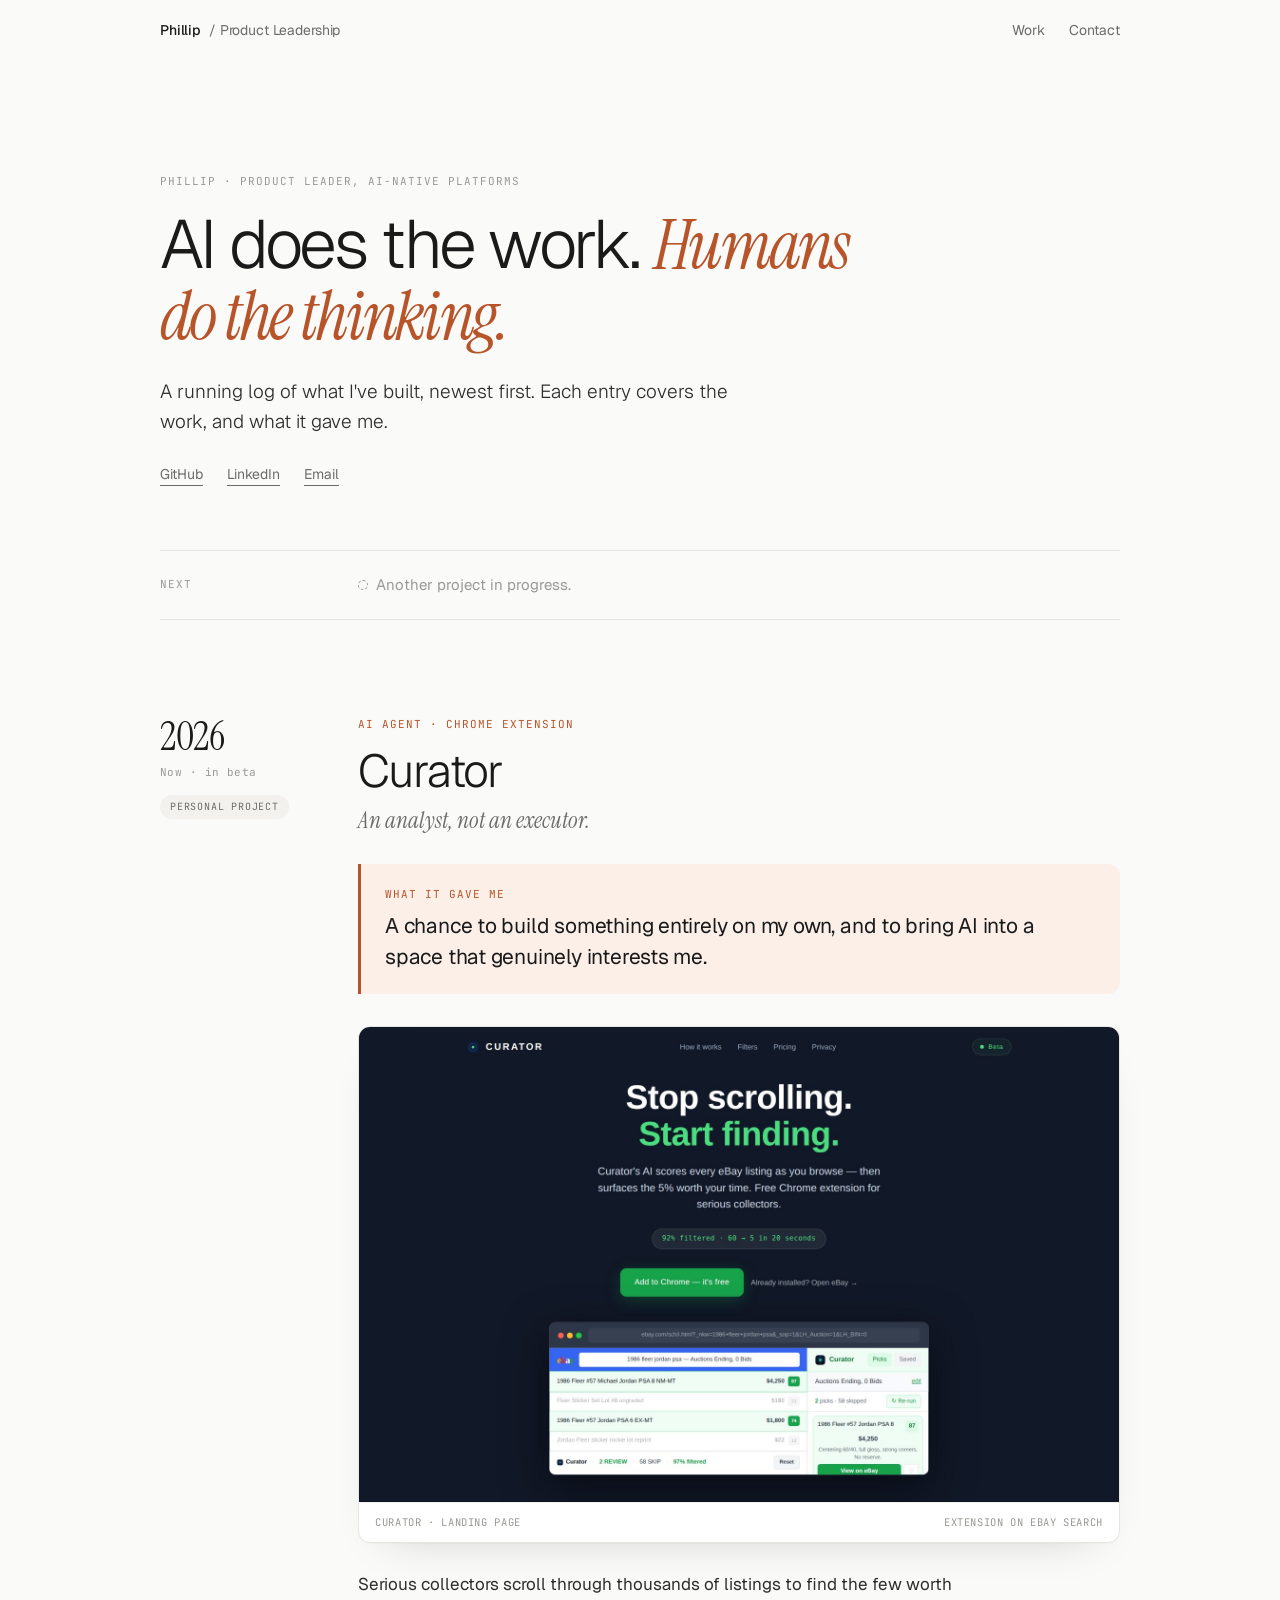
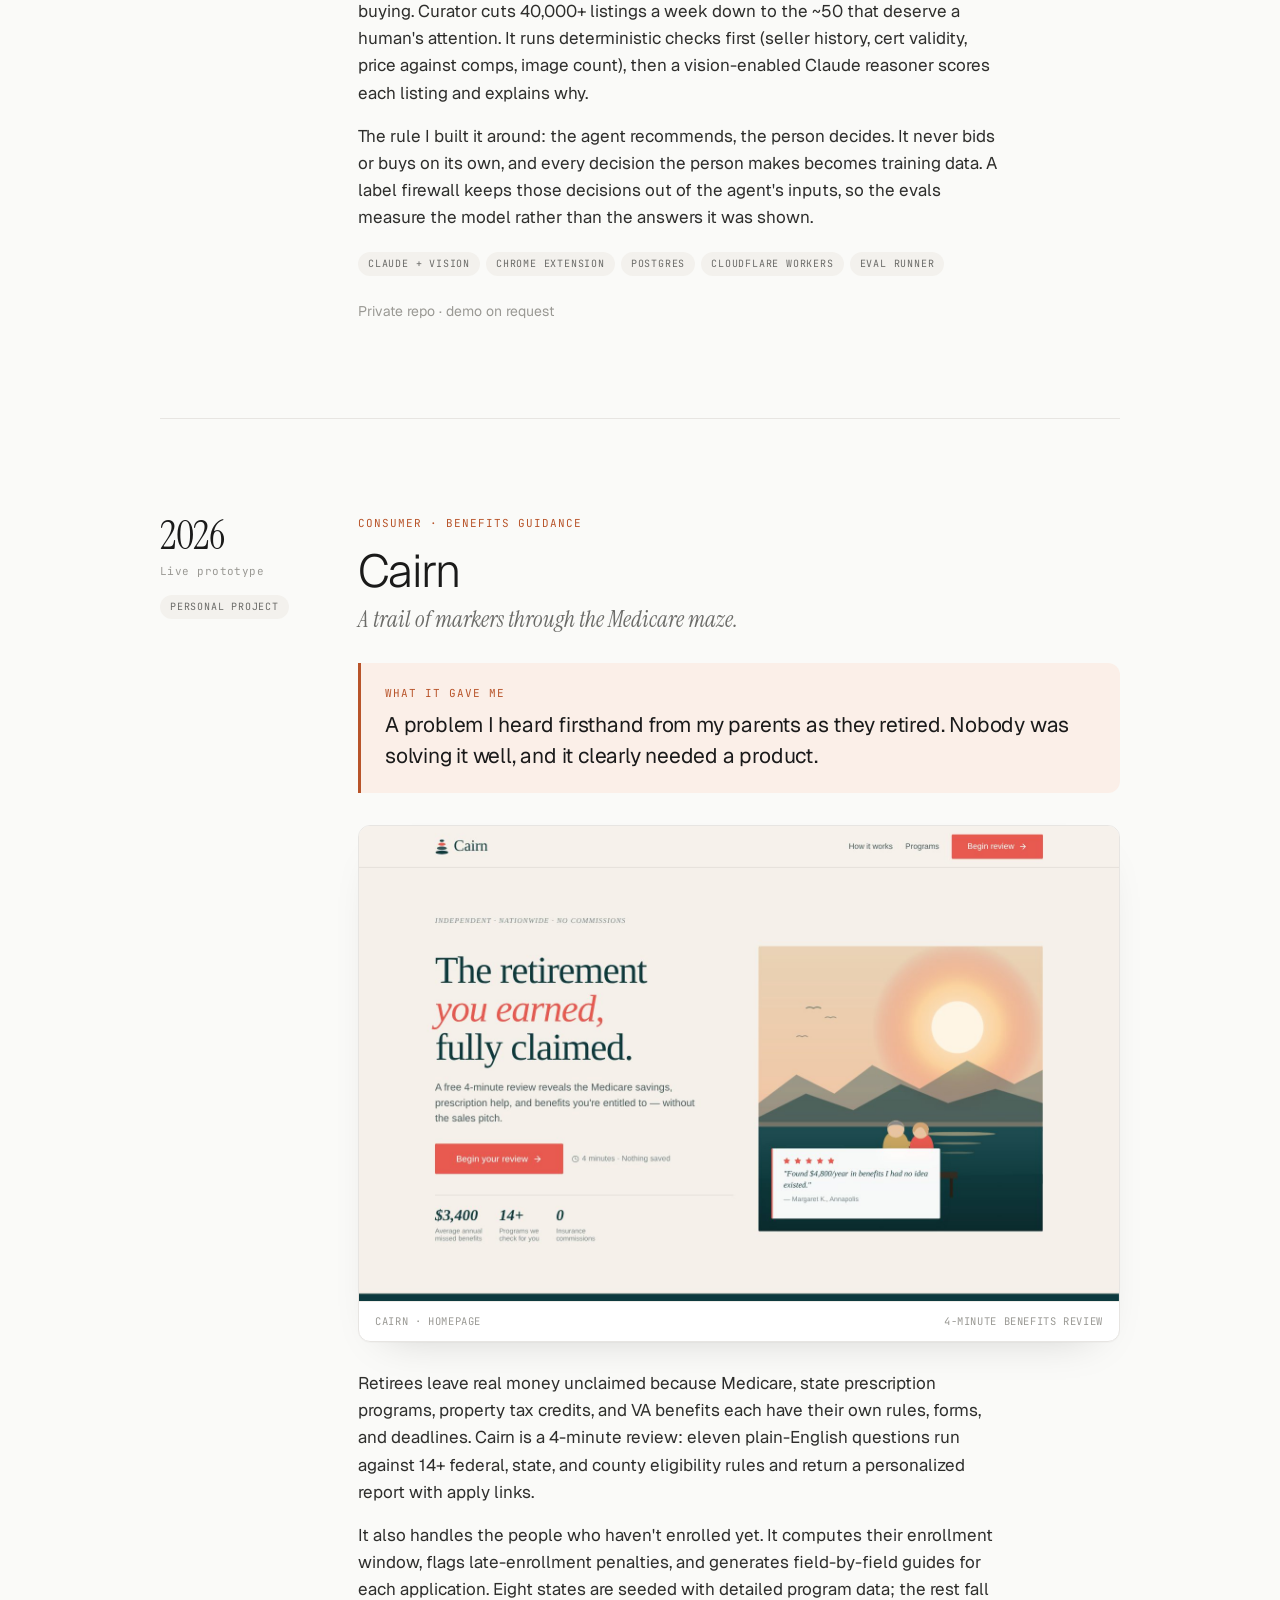
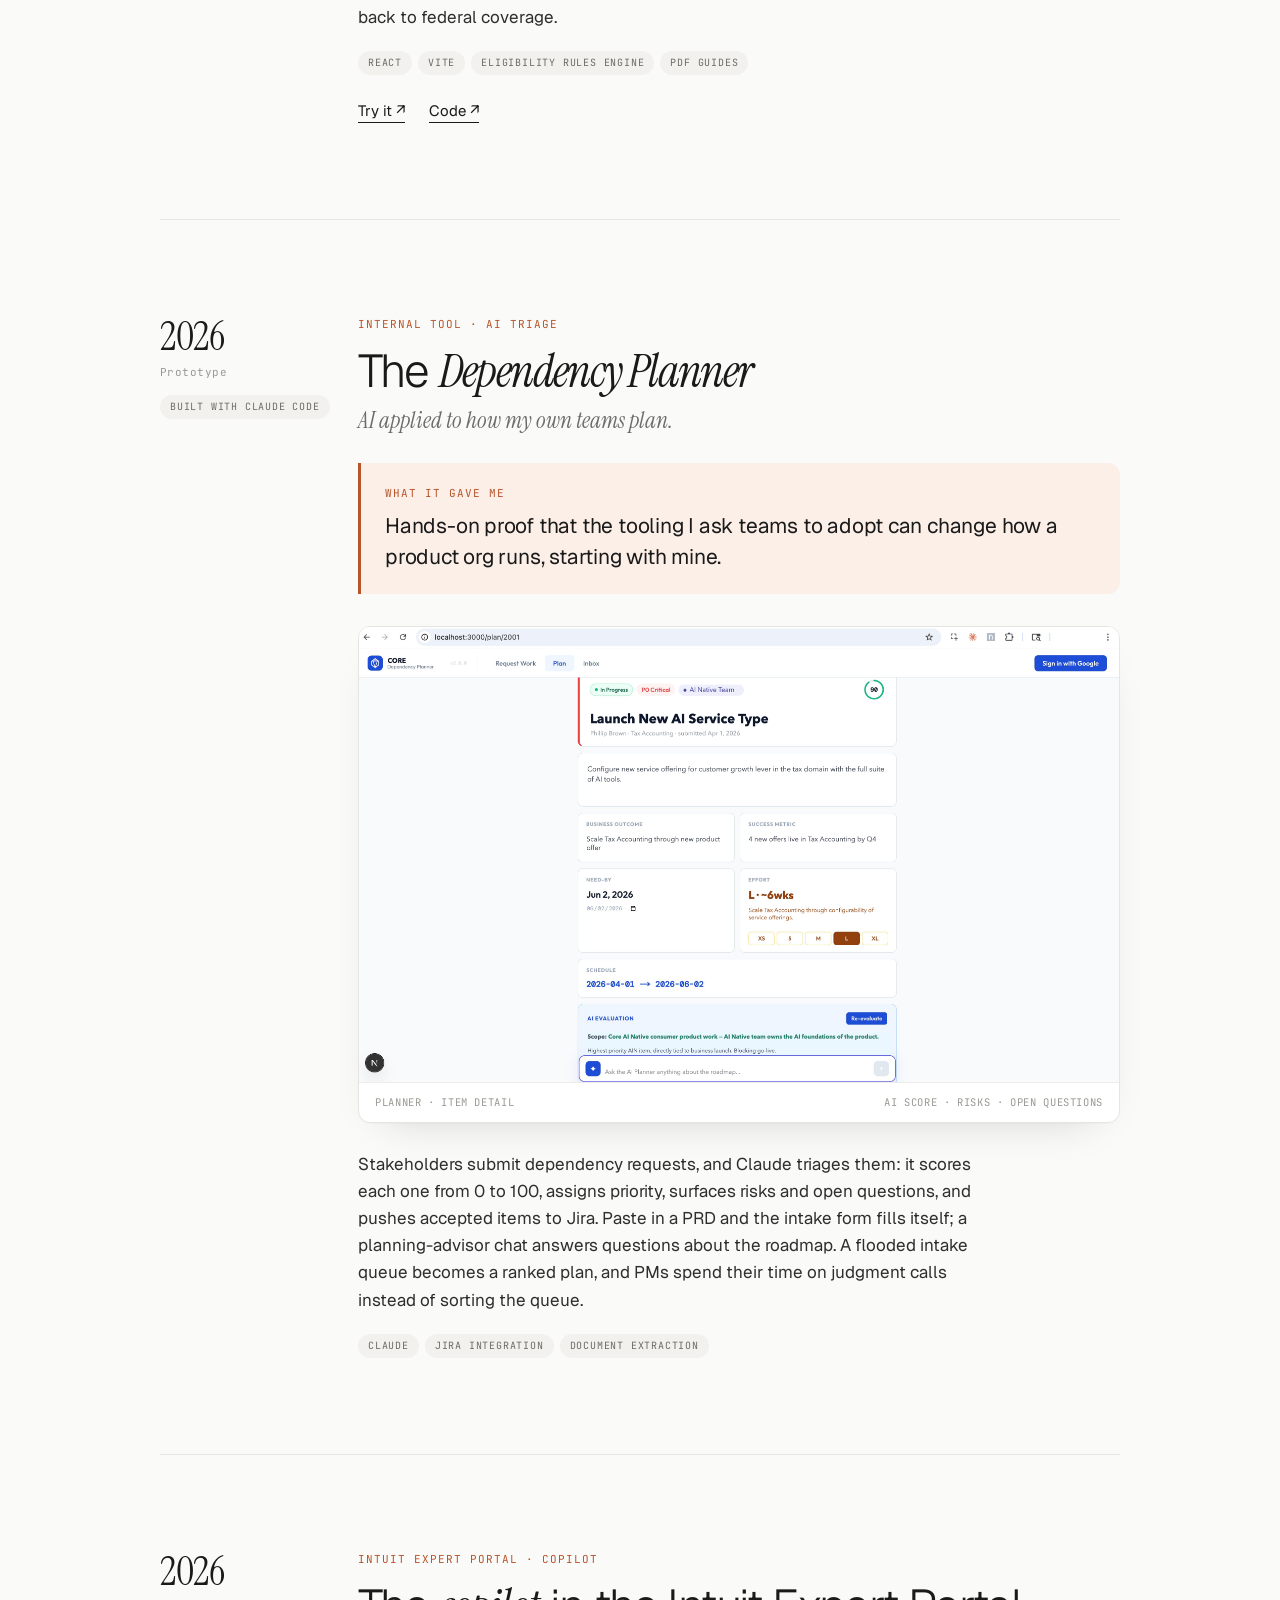
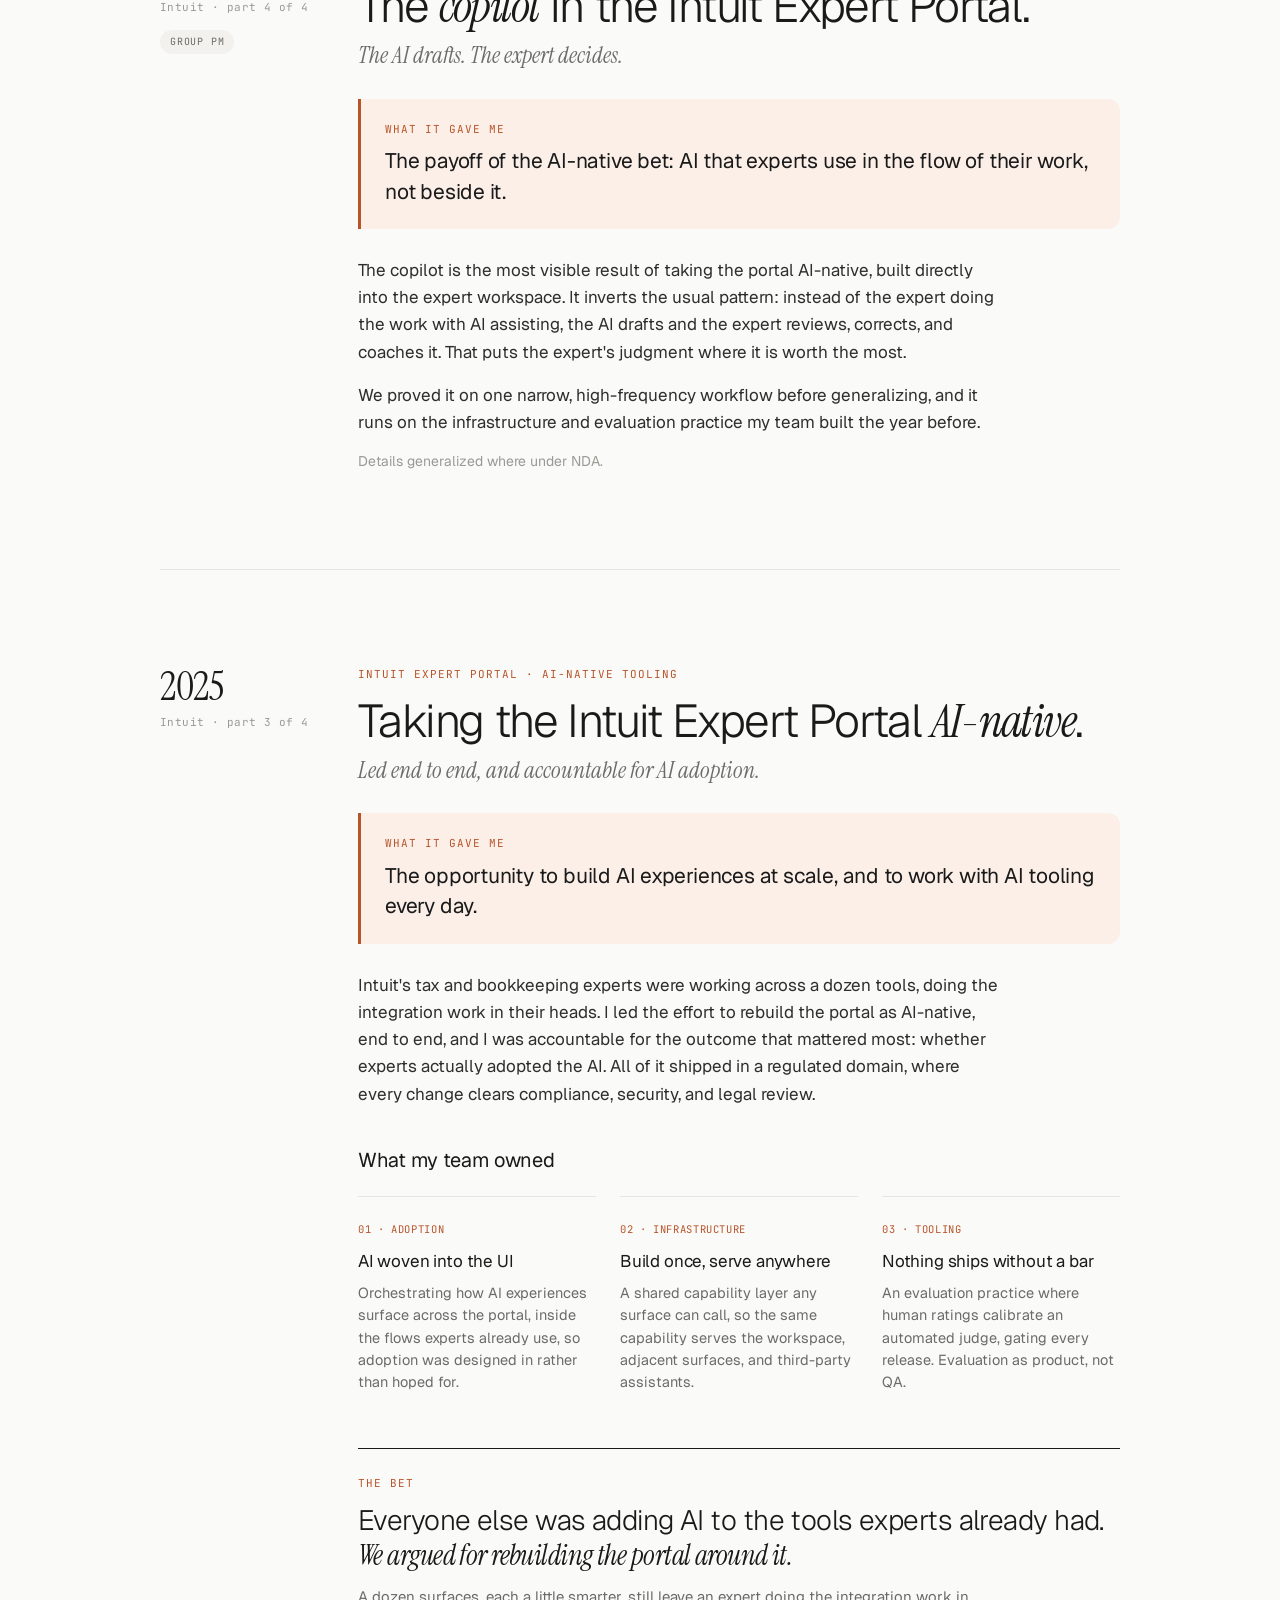
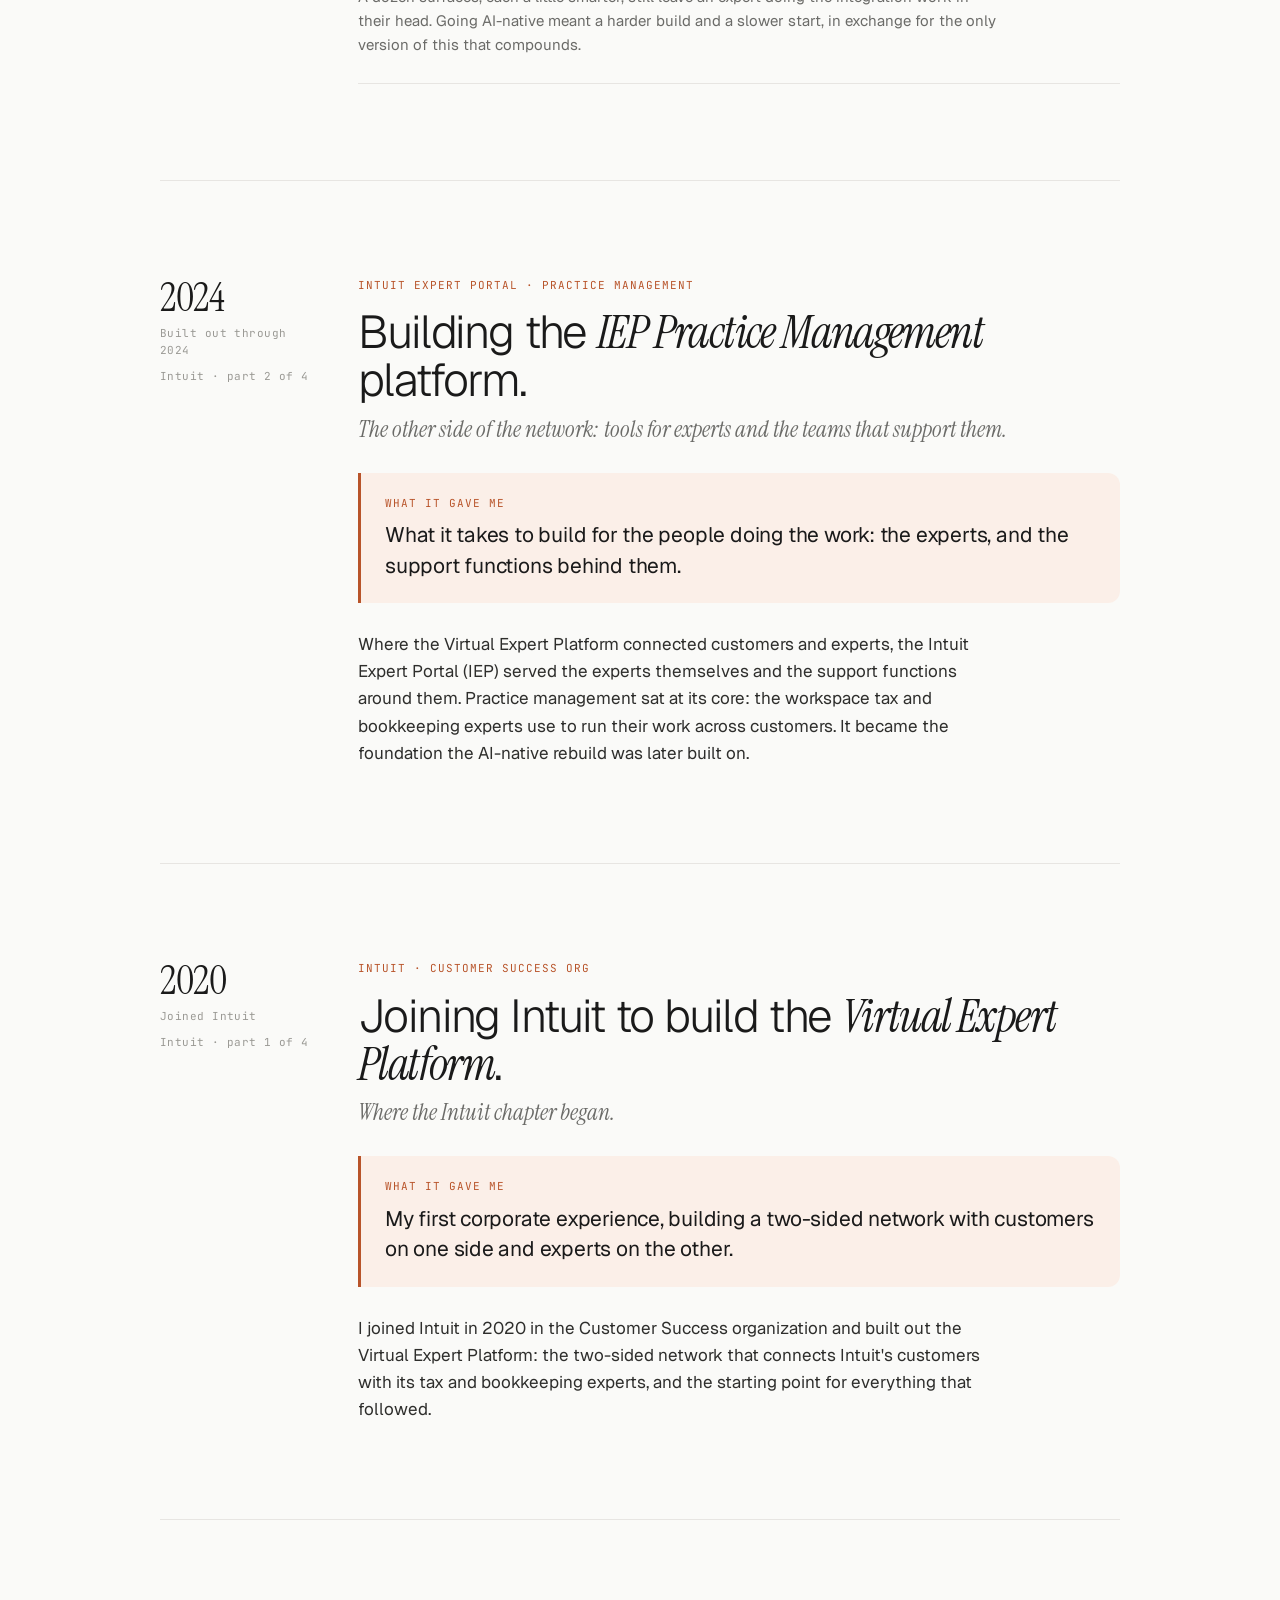
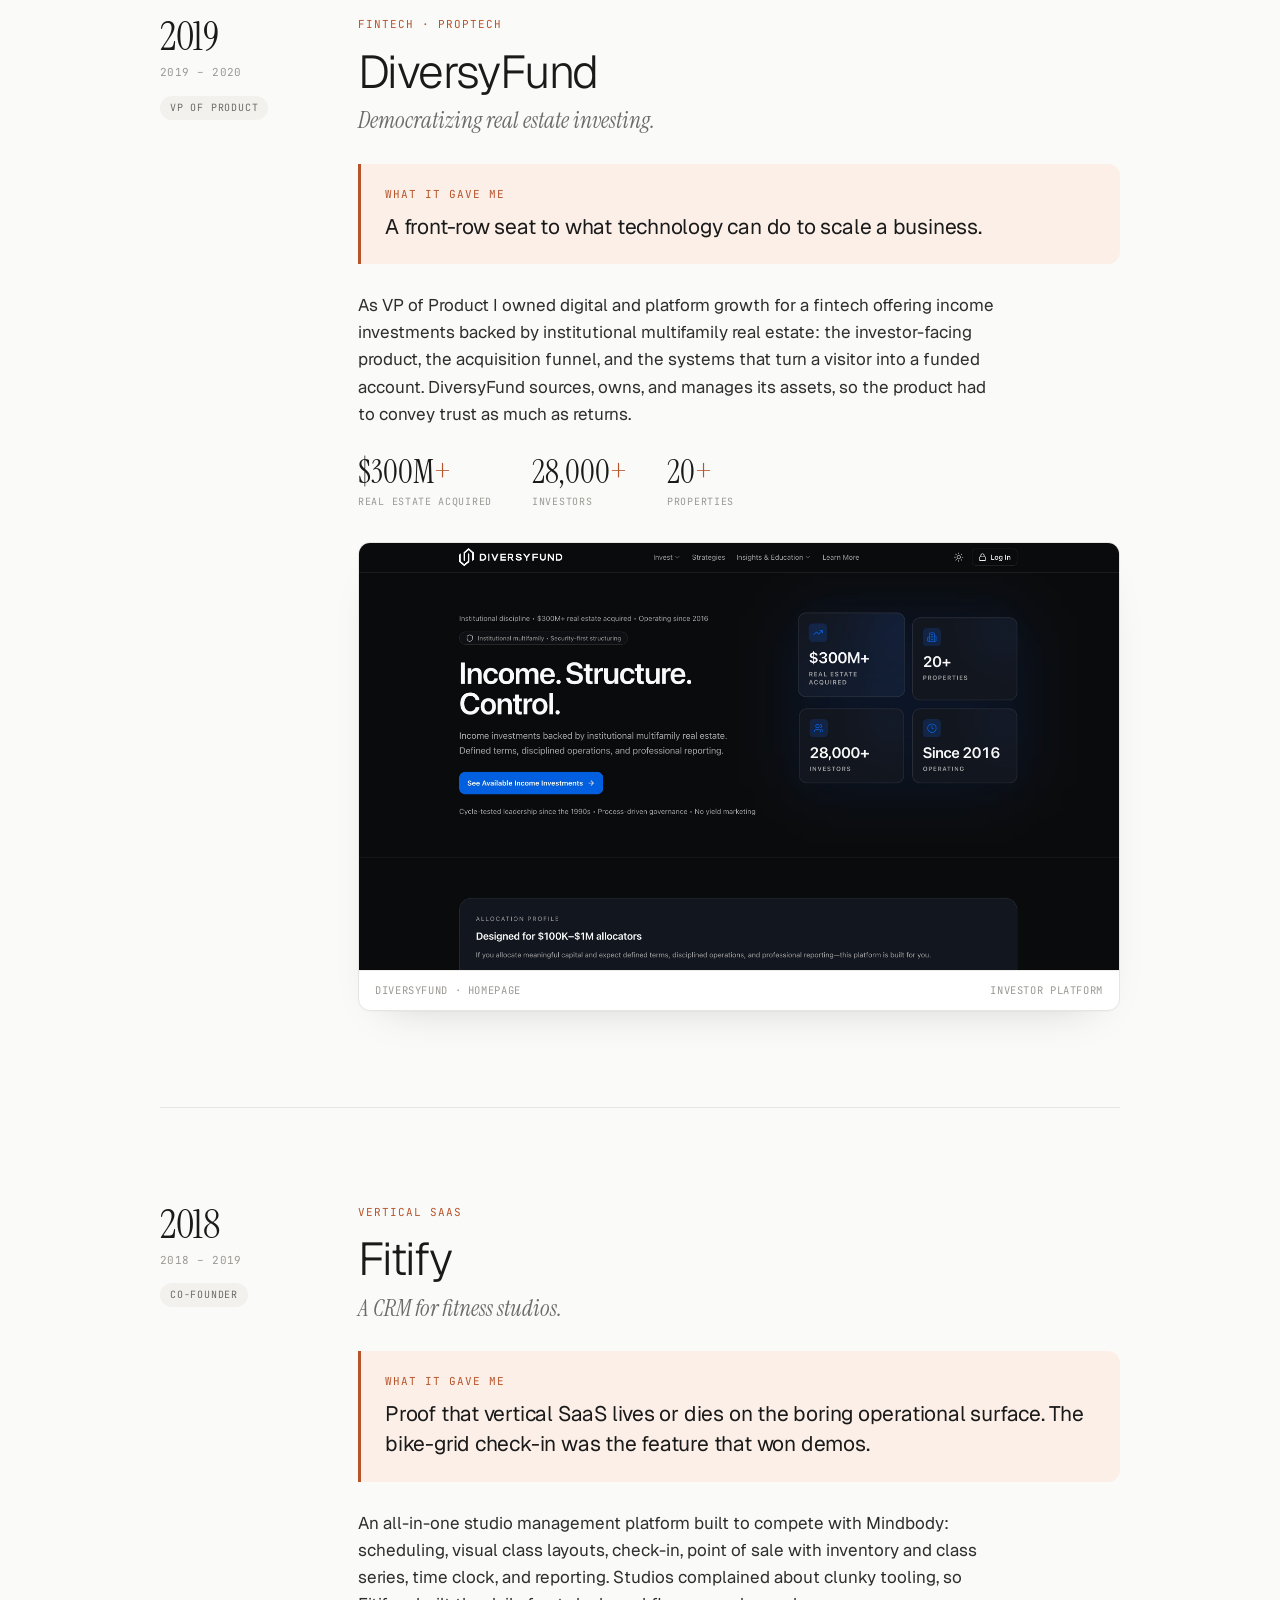
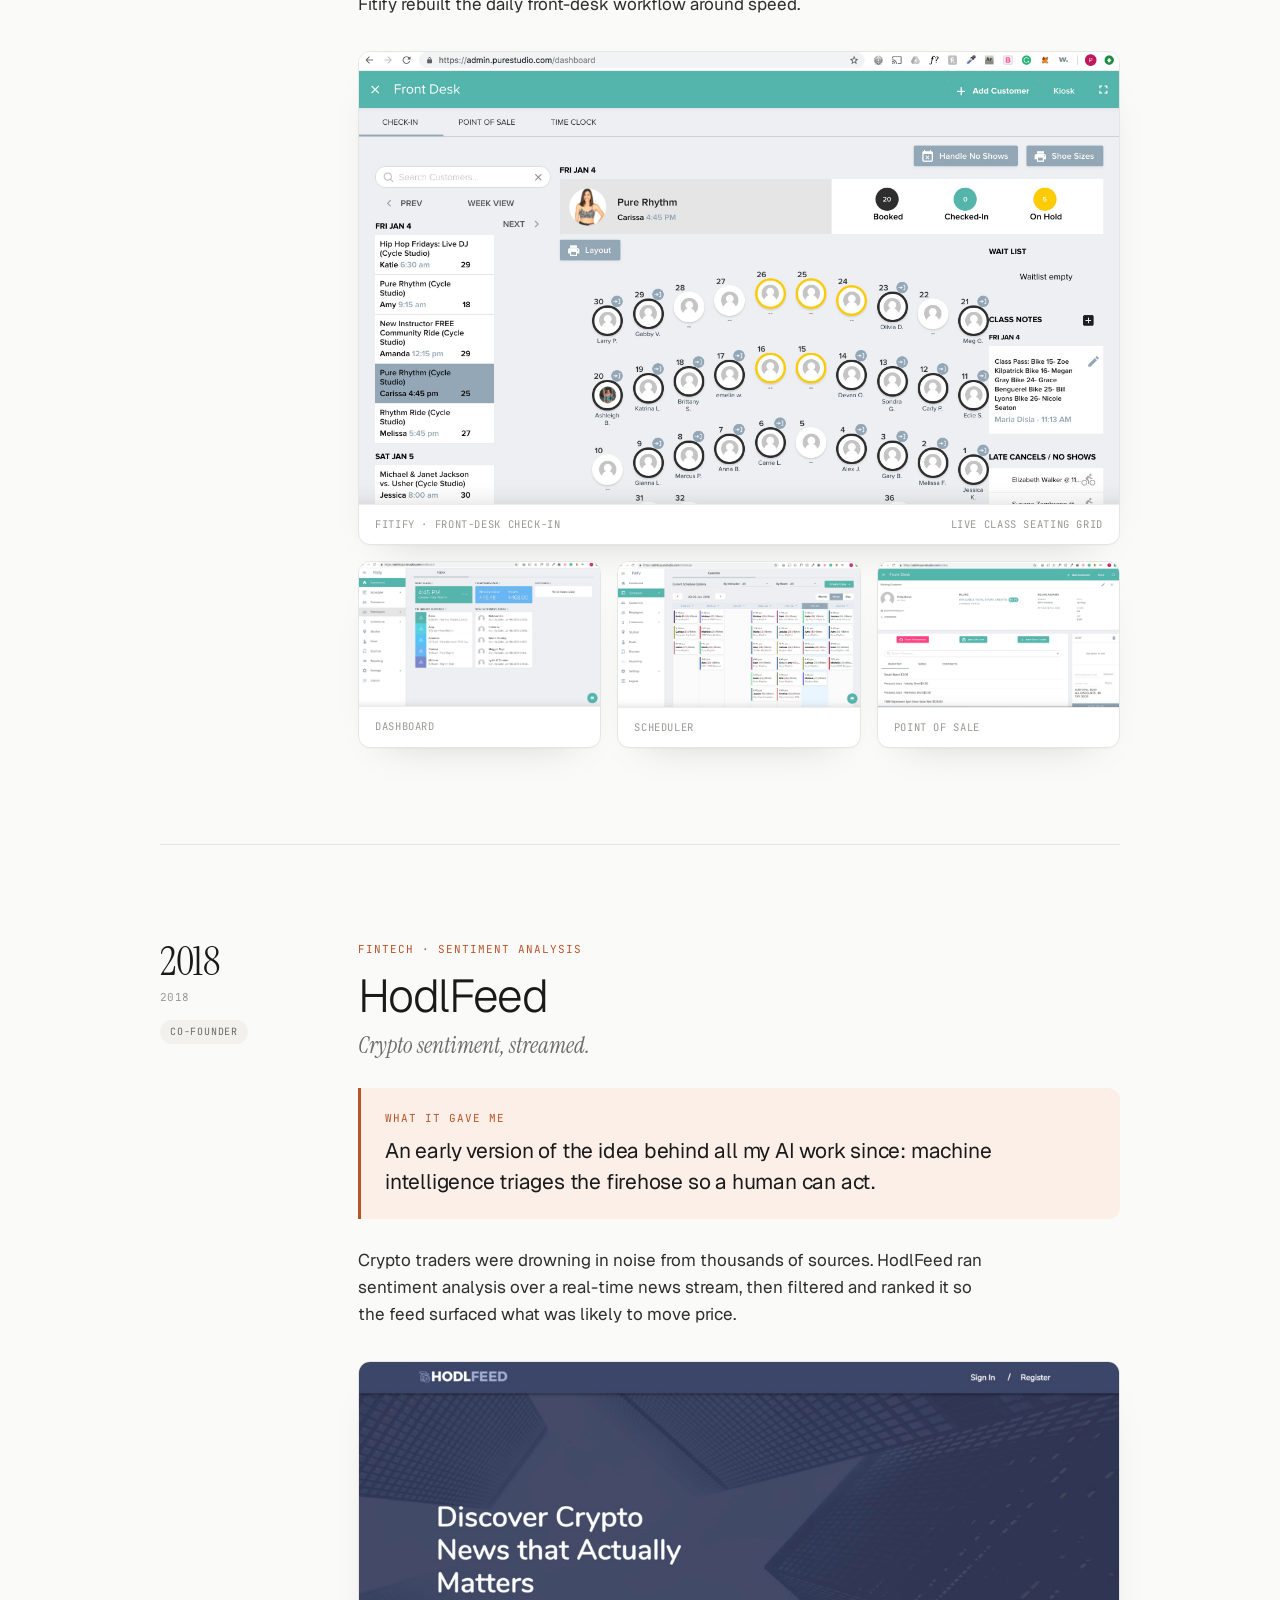
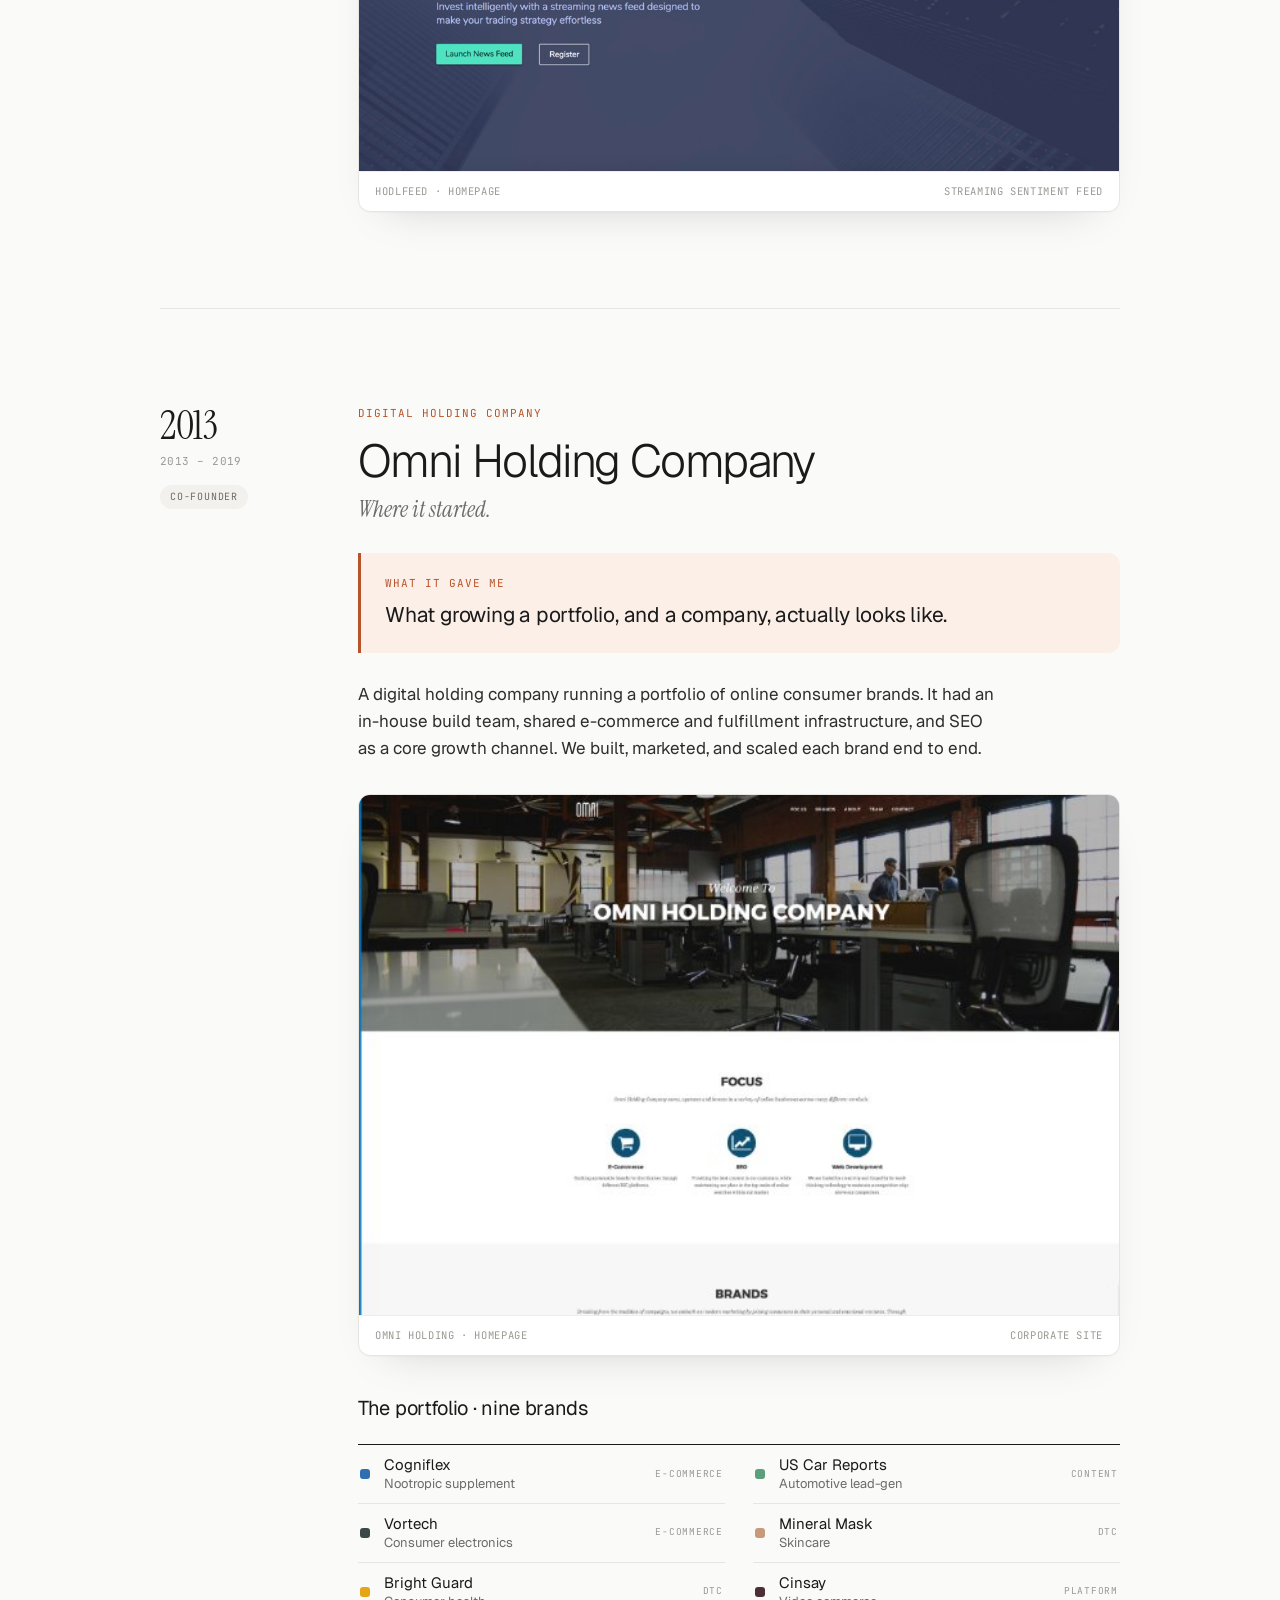
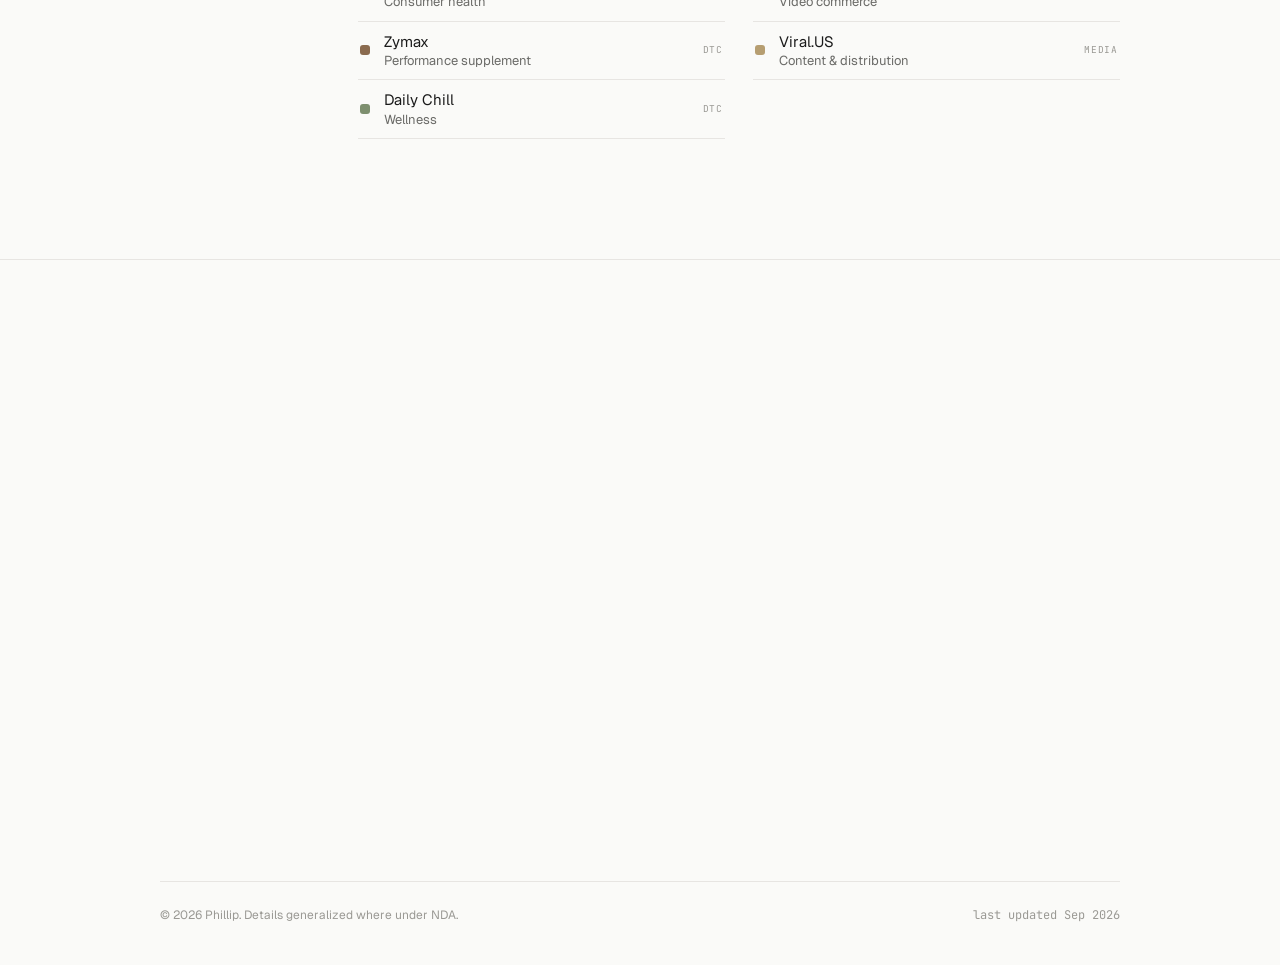
<file: portfolio.html>
<!doctype html>
<html lang="en">
<head>
<meta charset="utf-8" />
<meta name="viewport" content="width=device-width, initial-scale=1" />
<title>Selected Work — Phillip</title>
<link rel="canonical" href="index.html" />
<meta http-equiv="refresh" content="0; url=index.html" />
<script>
  // The site is now a single page. Map old anchors onto the new sections.
  var map = { iep: 'ai-native', 'iep-pillars': 'ai-native', omni: 'ai-native', 'third-party': 'ai-native',
              planner: 'planner', diversyfund: 'diversyfund', ventures: 'omni' };
  var h = location.hash.slice(1);
  location.replace('index.html#' + (map[h] || 'work'));
</script>
<style>body{font-family:system-ui,sans-serif;background:#fafaf8;color:#1a1a1a;padding:40px 16px}@media(prefers-color-scheme:dark){body{background:#121211;color:#eeece8}}a{color:inherit}</style>
</head>
<body>
<p>Selected work now lives on the <a href="index.html">home page</a>.</p>
</body>
</html>
</file>
<file: styles.css>
/* ── Tokens ─────────────────────────────────────────────── */
:root {
  --ink: #1a1a1a;
  --ink-soft: #2e2e2c;
  --muted: #6b6b68;
  --faint: #9a9994;
  --line: #e7e5e2;
  --line-soft: #efede9;
  --paper: #fafaf8;
  --card: #ffffff;
  --tint: #f3f1ed;
  --accent: #b8542a;
  --accent-soft: #fbefe8;

  --sans: 'Geist', ui-sans-serif, system-ui, sans-serif;
  --serif: 'Instrument Serif', ui-serif, Georgia, serif;
  --mono: 'JetBrains Mono', ui-monospace, Menlo, monospace;

  --wrap: 1040px;
  --rail: 150px;
  --gutter: clamp(16px, 4vw, 40px);
  color-scheme: light;
}
@media (prefers-color-scheme: dark) {
  :root:not([data-theme="light"]) {
    --ink: #eeece8; --ink-soft: #d6d3cd; --muted: #a09d97; --faint: #74726d;
    --line: #2b2a28; --line-soft: #242321; --paper: #121211; --card: #1a1918;
    --tint: #1f1e1c; --accent: #e07a4c; --accent-soft: #2a1d16;
    color-scheme: dark;
  }
}

/* ── Base ───────────────────────────────────────────────── */
*, *::before, *::after { box-sizing: border-box; }
html { scroll-behavior: smooth; -webkit-text-size-adjust: 100%; }
body {
  margin: 0; background: var(--paper); color: var(--ink);
  font-family: var(--sans); font-size: 16px; line-height: 1.6;
  font-feature-settings: "ss01", "ss02", "cv11";
  -webkit-font-smoothing: antialiased; text-rendering: optimizeLegibility;
  overflow-x: hidden;
}
h1, h2, h3, h4, p, ul, ol, figure, blockquote { margin: 0; }
ul, ol { padding: 0; list-style: none; }
a { color: inherit; text-decoration: none; }
img { display: block; max-width: 100%; height: auto; }
[id] { scroll-margin-top: 76px; }
em { font-family: var(--serif); font-style: italic; font-weight: 400; }
.accent { color: var(--accent); }
::selection { background: var(--accent); color: #fff; }
:focus-visible { outline: 2px solid var(--accent); outline-offset: 3px; border-radius: 4px; }

.wrap { max-width: var(--wrap); margin: 0 auto; padding: 0 var(--gutter); }
.label {
  font-family: var(--mono); font-size: 11px; letter-spacing: 0.09em;
  text-transform: uppercase; color: var(--faint);
}
.label.accent { color: var(--accent); }
.link {
  background-image: linear-gradient(currentColor, currentColor);
  background-size: 100% 1px; background-repeat: no-repeat; background-position: 0 100%;
  transition: background-size .25s ease;
}
.link:hover { background-size: 100% 2px; }
.pill {
  font-family: var(--mono); font-size: 10px; letter-spacing: .08em; text-transform: uppercase;
  color: var(--muted); background: var(--tint); padding: 4px 10px; border-radius: 999px; white-space: nowrap;
}
.pill.accent { color: var(--accent); background: var(--accent-soft); }

/* ── Nav ────────────────────────────────────────────────── */
.nav {
  position: sticky; top: 0; z-index: 50;
  background: color-mix(in srgb, var(--paper) 80%, transparent);
  backdrop-filter: saturate(180%) blur(12px); -webkit-backdrop-filter: saturate(180%) blur(12px);
  border-bottom: 1px solid transparent; transition: border-color .3s ease;
}
.nav.scrolled { border-bottom-color: var(--line); }
.nav-row { display: flex; align-items: center; justify-content: space-between; gap: 24px; height: 60px; }
.brand { font-size: 14px; letter-spacing: -0.01em; display: flex; gap: 8px; white-space: nowrap; }
.brand b { font-weight: 500; }
.brand span { color: var(--muted); }
.nav-links { display: flex; gap: 24px; font-size: 14px; color: var(--muted); }
.nav-links a { transition: color .2s ease; }
.nav-links a:hover { color: var(--ink); }

/* ── Masthead ───────────────────────────────────────────── */
.masthead { padding-block: clamp(56px, 10vw, 112px) clamp(40px, 6vw, 64px); }
.masthead h1 {
  margin-top: 18px; font-size: clamp(38px, 6.4vw, 68px); line-height: 1.03;
  letter-spacing: -0.04em; font-weight: 300; max-width: 16ch;
}
.masthead-lede { margin-top: 26px; max-width: 38rem; font-size: clamp(17px, 2vw, 19px); font-weight: 300; color: var(--ink-soft); }
.masthead-links { margin-top: 26px; display: flex; flex-wrap: wrap; gap: 8px 24px; font-size: 14px; color: var(--muted); }
.masthead-links a:hover { color: var(--ink); }

/* ── Timeline entries ───────────────────────────────────── */
.timeline { position: relative; padding-bottom: 24px; }
.entry {
  display: grid; grid-template-columns: var(--rail) minmax(0, 1fr); gap: clamp(20px, 4vw, 48px);
  padding: clamp(56px, 8vw, 96px) 0; border-top: 1px solid var(--line);
}
.entry-date { position: relative; }
.entry-date .sticky { position: sticky; top: 84px; display: flex; flex-direction: column; gap: 8px; }
.entry-date .year { font-family: var(--serif); font-size: 40px; line-height: 1; letter-spacing: -0.01em; }
.entry-date .span { font-family: var(--mono); font-size: 11px; color: var(--faint); letter-spacing: .04em; }
.entry-date .pill { align-self: flex-start; margin-top: 6px; }

.entry-kind { display: flex; flex-wrap: wrap; gap: 8px 12px; align-items: baseline; }
.entry h2 { margin-top: 14px; font-size: clamp(30px, 4.6vw, 46px); line-height: 1.05; letter-spacing: -0.035em; font-weight: 300; }
.entry .dek { margin-top: 10px; font-family: var(--serif); font-style: italic; font-size: clamp(19px, 2.2vw, 23px); line-height: 1.3; color: var(--muted); }

/* "What it gave me": the heart of each entry */
.gave {
  margin-top: 28px; padding: 22px 24px; border-left: 3px solid var(--accent);
  background: var(--accent-soft); border-radius: 0 12px 12px 0;
}
.gave p:last-child { margin-top: 8px; font-size: clamp(18px, 2vw, 21px); line-height: 1.45; letter-spacing: -0.01em; color: var(--ink); }

.post { margin-top: 28px; max-width: 40rem; }
.post p { color: var(--ink-soft); font-size: 17px; }
.post p + p { margin-top: 16px; }
.post h3 { margin-top: 36px; font-size: 20px; font-weight: 400; letter-spacing: -0.015em; }
.post h3 + p { margin-top: 10px; }
.note { margin-top: 14px; font-size: 14px; color: var(--faint); }

.entry-links { margin-top: 24px; display: flex; flex-wrap: wrap; gap: 10px 24px; font-size: 15px; align-items: center; }
.entry-links .muted { color: var(--faint); font-size: 14px; }
.stack { margin-top: 20px; display: flex; flex-wrap: wrap; gap: 6px; }

@media (max-width: 760px) {
  .entry { grid-template-columns: 1fr; gap: 18px; }
  .entry-date .sticky { position: static; flex-direction: row; flex-wrap: wrap; align-items: baseline; gap: 6px 14px; }
  .entry-date .year { font-size: 30px; }
  .entry-date .pill { margin-top: 0; }
}

/* "Next entry" marker at the top of the timeline */
.next {
  display: grid; grid-template-columns: var(--rail) minmax(0, 1fr); gap: clamp(20px, 4vw, 48px);
  padding: 22px 0; border-top: 1px solid var(--line); color: var(--faint); font-size: 15px; align-items: center;
}
.next .dot { width: 10px; height: 10px; border-radius: 999px; border: 1.5px dashed var(--faint); display: inline-block; }
@media (max-width: 760px) { .next { grid-template-columns: auto 1fr; } }

/* ── Media ──────────────────────────────────────────────── */
.frame {
  margin-top: 32px; background: var(--card); border: 1px solid var(--line); border-radius: 12px; overflow: hidden;
  box-shadow: 0 1px 0 rgba(0,0,0,.02), 0 18px 44px -28px rgba(0,0,0,.22);
}
.frame img { width: 100%; }
.frame figcaption {
  display: flex; justify-content: space-between; gap: 12px; padding: 11px 16px;
  border-top: 1px solid var(--line-soft);
  font-family: var(--mono); font-size: 10.5px; letter-spacing: .06em; text-transform: uppercase; color: var(--faint);
}
.frame figcaption span:last-child { text-align: right; }
.frame.tall img { max-height: 520px; object-fit: cover; object-position: top; }
.media-3 { margin-top: 16px; display: grid; grid-template-columns: repeat(3, 1fr); gap: 16px; }
.media-3 .frame { margin-top: 0; }
@media (max-width: 720px) { .media-3 { grid-template-columns: 1fr; } }

/* Pull quote */
.pull { margin-top: 36px; padding: 26px 0; border-top: 1px solid var(--ink); border-bottom: 1px solid var(--line); }
.pull .quote { margin-top: 10px; font-size: clamp(22px, 2.8vw, 28px); line-height: 1.25; letter-spacing: -0.02em; font-weight: 300; }
.pull .quote + p { margin-top: 12px; font-size: 15px; color: var(--muted); max-width: 40rem; }

/* Key decisions / numbered list */
.points { margin-top: 20px; display: grid; grid-template-columns: 1fr 1fr; gap: 0 32px; }
.points li { padding: 18px 0; border-top: 1px solid var(--line); }
.points .num { font-family: var(--mono); font-size: 10.5px; letter-spacing: .06em; text-transform: uppercase; color: var(--accent); }
.points h4 { margin-top: 8px; font-size: 17px; font-weight: 400; letter-spacing: -0.01em; }
.points p { margin-top: 6px; font-size: 14.5px; color: var(--muted); line-height: 1.55; }
.points.three { grid-template-columns: repeat(3, 1fr); gap: 0 24px; }
@media (max-width: 760px) { .points, .points.three { grid-template-columns: 1fr; } }

.stats { margin-top: 28px; display: flex; flex-wrap: wrap; gap: 16px 40px; }
.stat-n { font-family: var(--serif); font-size: 32px; line-height: 1; }
.stat-n .plus { color: var(--accent); }
.stat-l { margin-top: 6px; font-family: var(--mono); font-size: 10px; letter-spacing: .07em; text-transform: uppercase; color: var(--faint); }

.roster { margin-top: 20px; border-top: 1px solid var(--ink); display: grid; grid-template-columns: 1fr 1fr; column-gap: 28px; }
.roster li {
  display: grid; grid-template-columns: 12px 1fr auto; gap: 12px; align-items: center;
  padding: 10px 2px; border-bottom: 1px solid var(--line); font-size: 15px; line-height: 1.35;
}
.roster .sw { width: 10px; height: 10px; border-radius: 3px; background: var(--c); }
.roster .cat { display: block; font-size: 13px; color: var(--muted); }
.roster .tag { font-family: var(--mono); font-size: 9.5px; letter-spacing: .08em; text-transform: uppercase; color: var(--faint); white-space: nowrap; }
@media (max-width: 640px) { .roster { grid-template-columns: 1fr; } }

/* ── Closing ────────────────────────────────────────────── */
.closing { padding: clamp(64px, 10vw, 112px) 0; border-top: 1px solid var(--line); }
.closing h2 { margin-top: 18px; font-size: clamp(30px, 4.6vw, 50px); line-height: 1.05; letter-spacing: -0.035em; font-weight: 300; max-width: 20ch; }
.beliefs { margin-top: 36px; display: grid; grid-template-columns: repeat(3, 1fr); gap: 28px; }
.beliefs li { padding-top: 16px; border-top: 1px solid var(--line); }
.beliefs h4 { font-size: 17px; font-weight: 400; letter-spacing: -0.01em; }
.beliefs p { margin-top: 8px; font-size: 14.5px; color: var(--muted); }
@media (max-width: 760px) { .beliefs { grid-template-columns: 1fr; } }
.contact-list { margin-top: 44px; display: flex; flex-wrap: wrap; gap: 12px 36px; font-size: 17px; }
.footer { padding: 24px 0 40px; border-top: 1px solid var(--line); display: flex; flex-wrap: wrap; justify-content: space-between; gap: 12px; font-size: 12px; color: var(--faint); }
.footer .mono { font-family: var(--mono); }

/* ── Motion ─────────────────────────────────────────────── */
@keyframes rise { from { opacity: 0; transform: translateY(8px); } to { opacity: 1; transform: none; } }
.rise { animation: rise .9s cubic-bezier(.2,.7,.2,1) both; }
.d1 { animation-delay: .08s; } .d2 { animation-delay: .18s; } .d3 { animation-delay: .28s; }
.js .reveal { opacity: 0; transform: translateY(12px); transition: opacity .8s ease, transform .8s cubic-bezier(.2,.7,.2,1); }
.js .reveal.in { opacity: 1; transform: none; }
@media (prefers-reduced-motion: reduce) {
  html { scroll-behavior: auto; }
  .rise, .js .reveal { animation: none; opacity: 1; transform: none; transition: none; }
}
</file>
